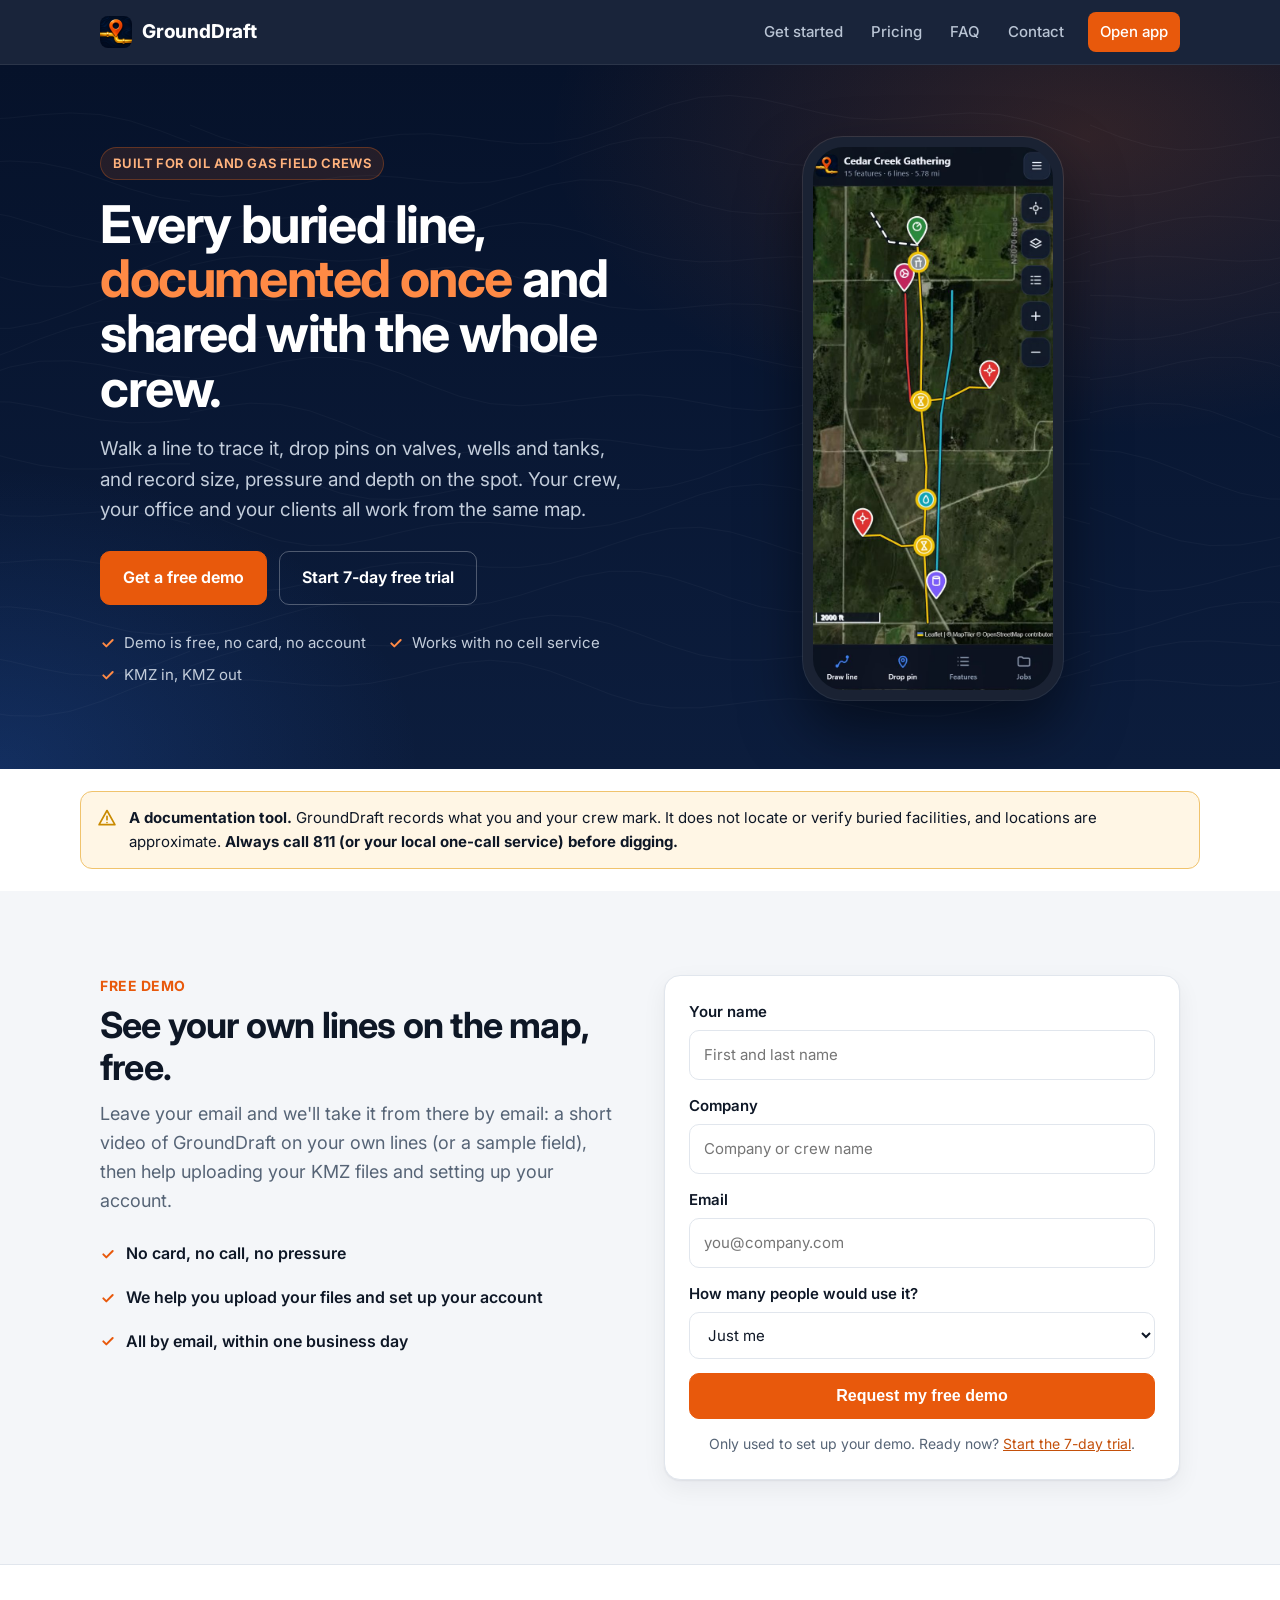
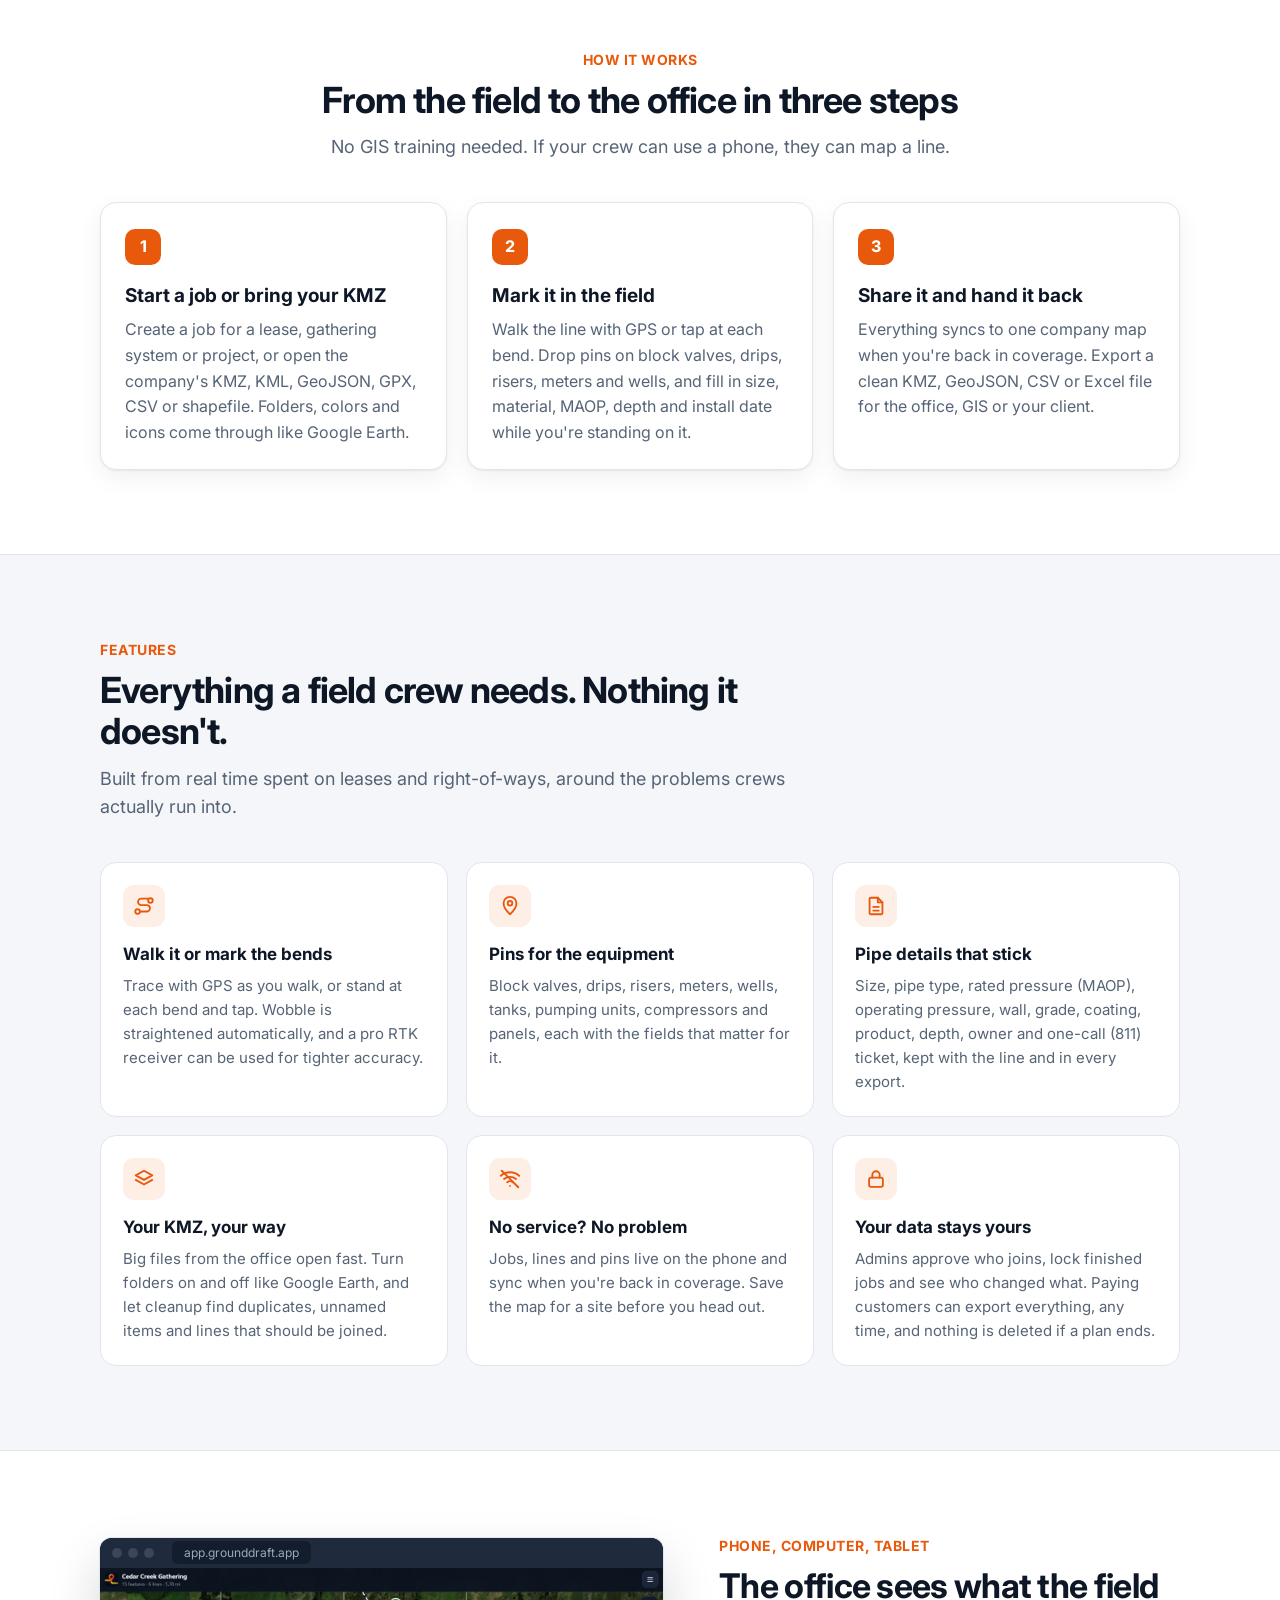
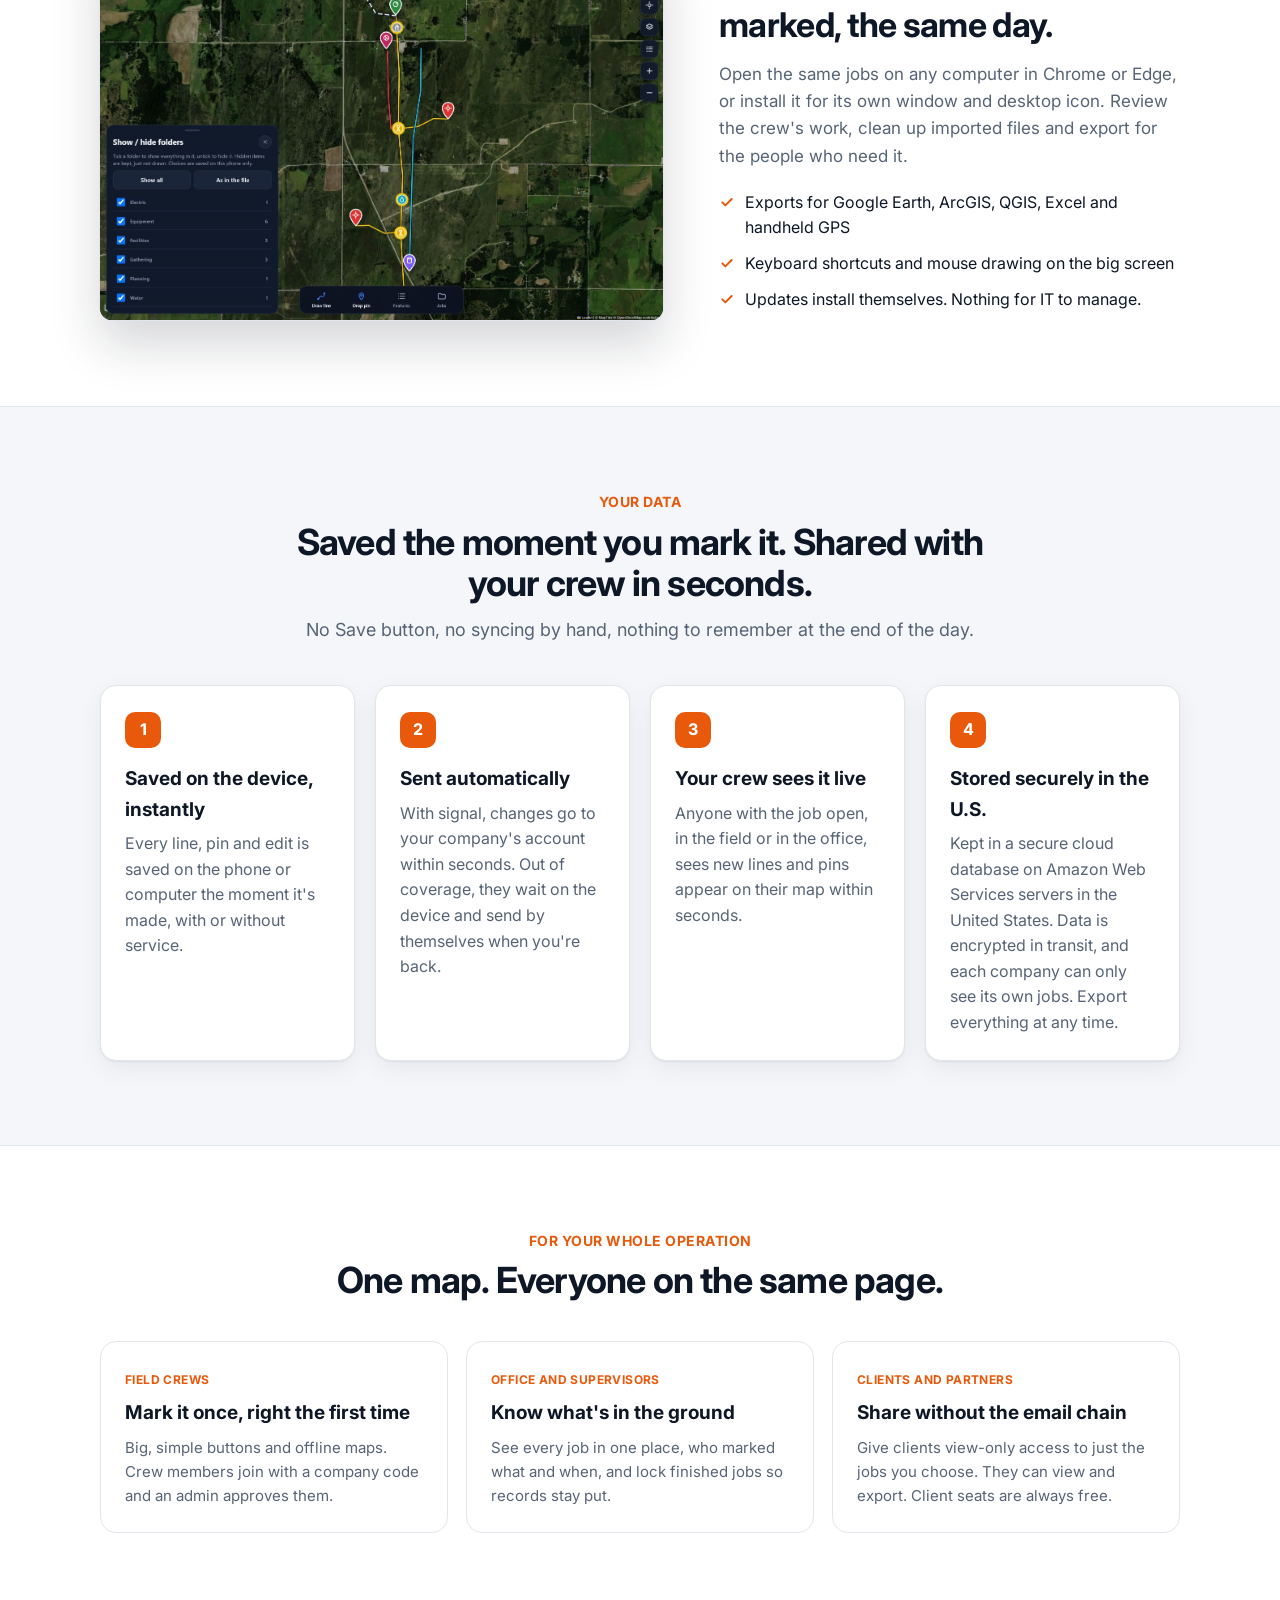
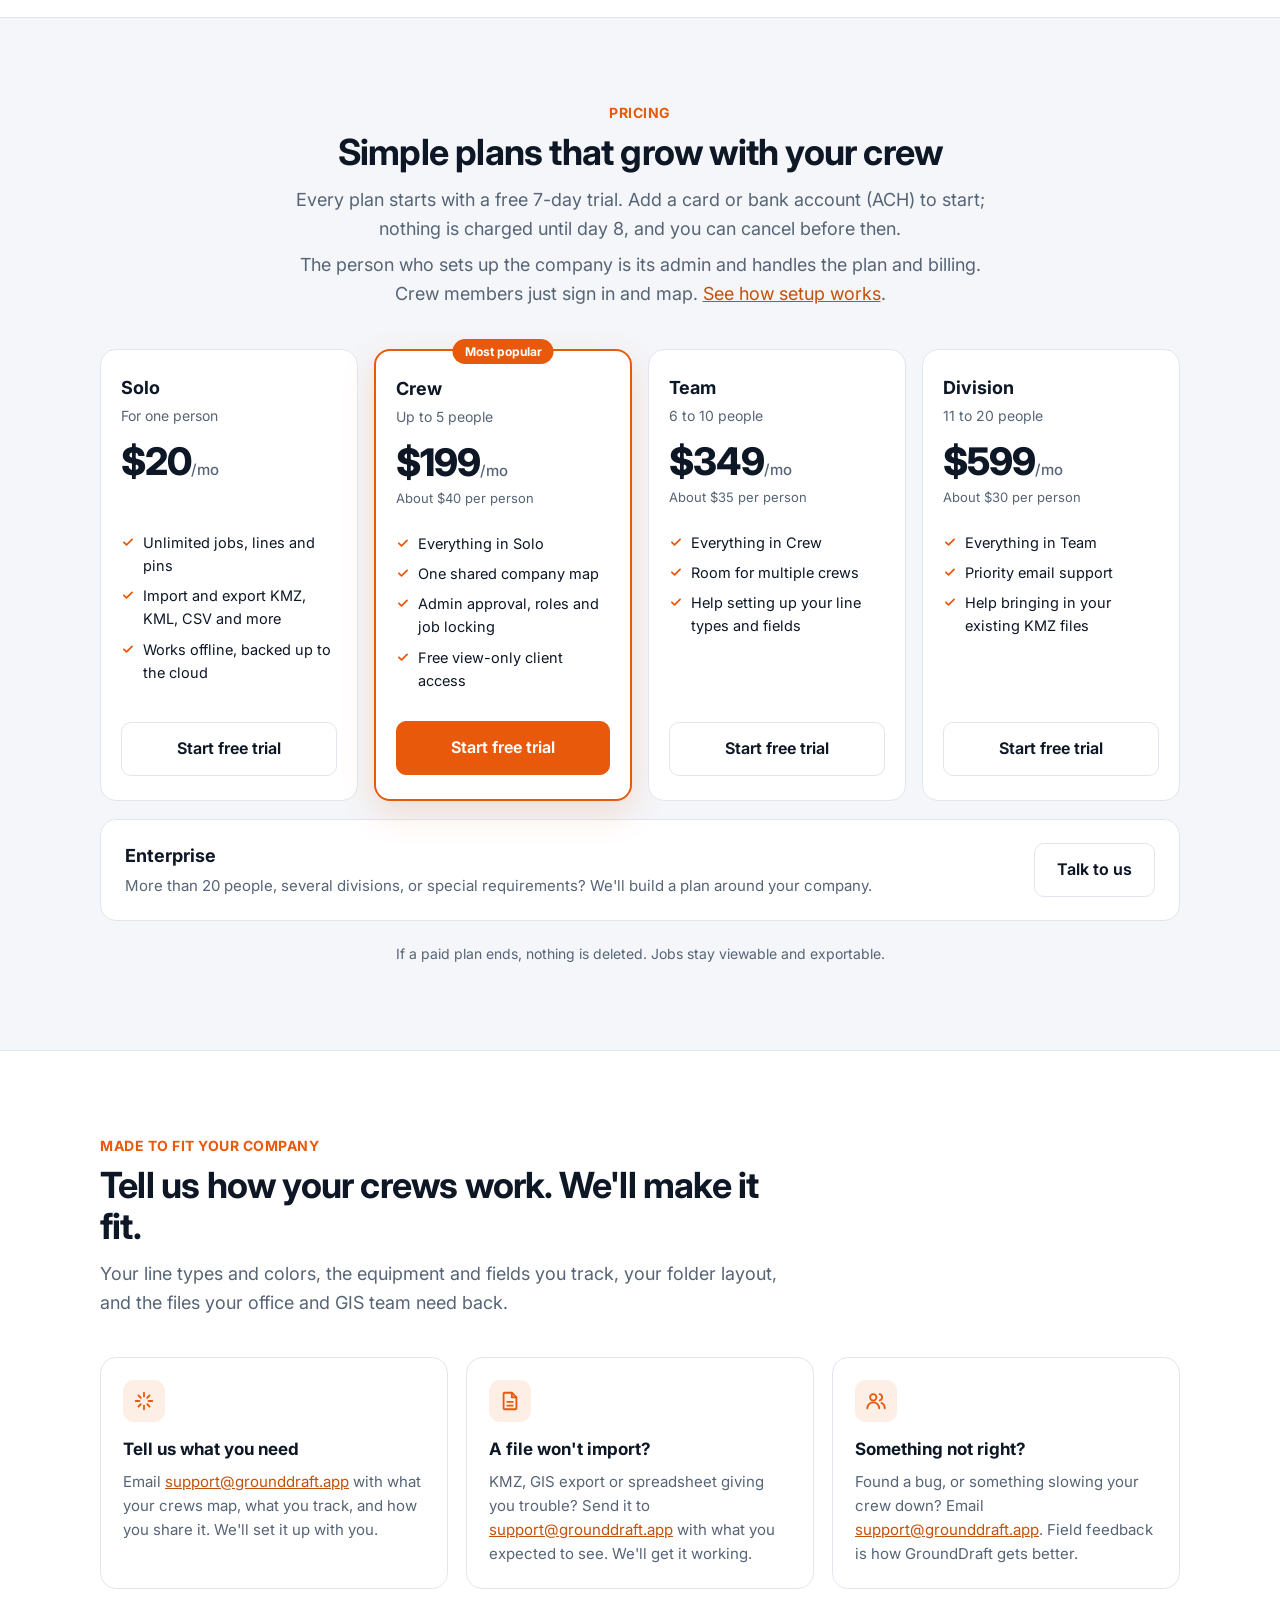
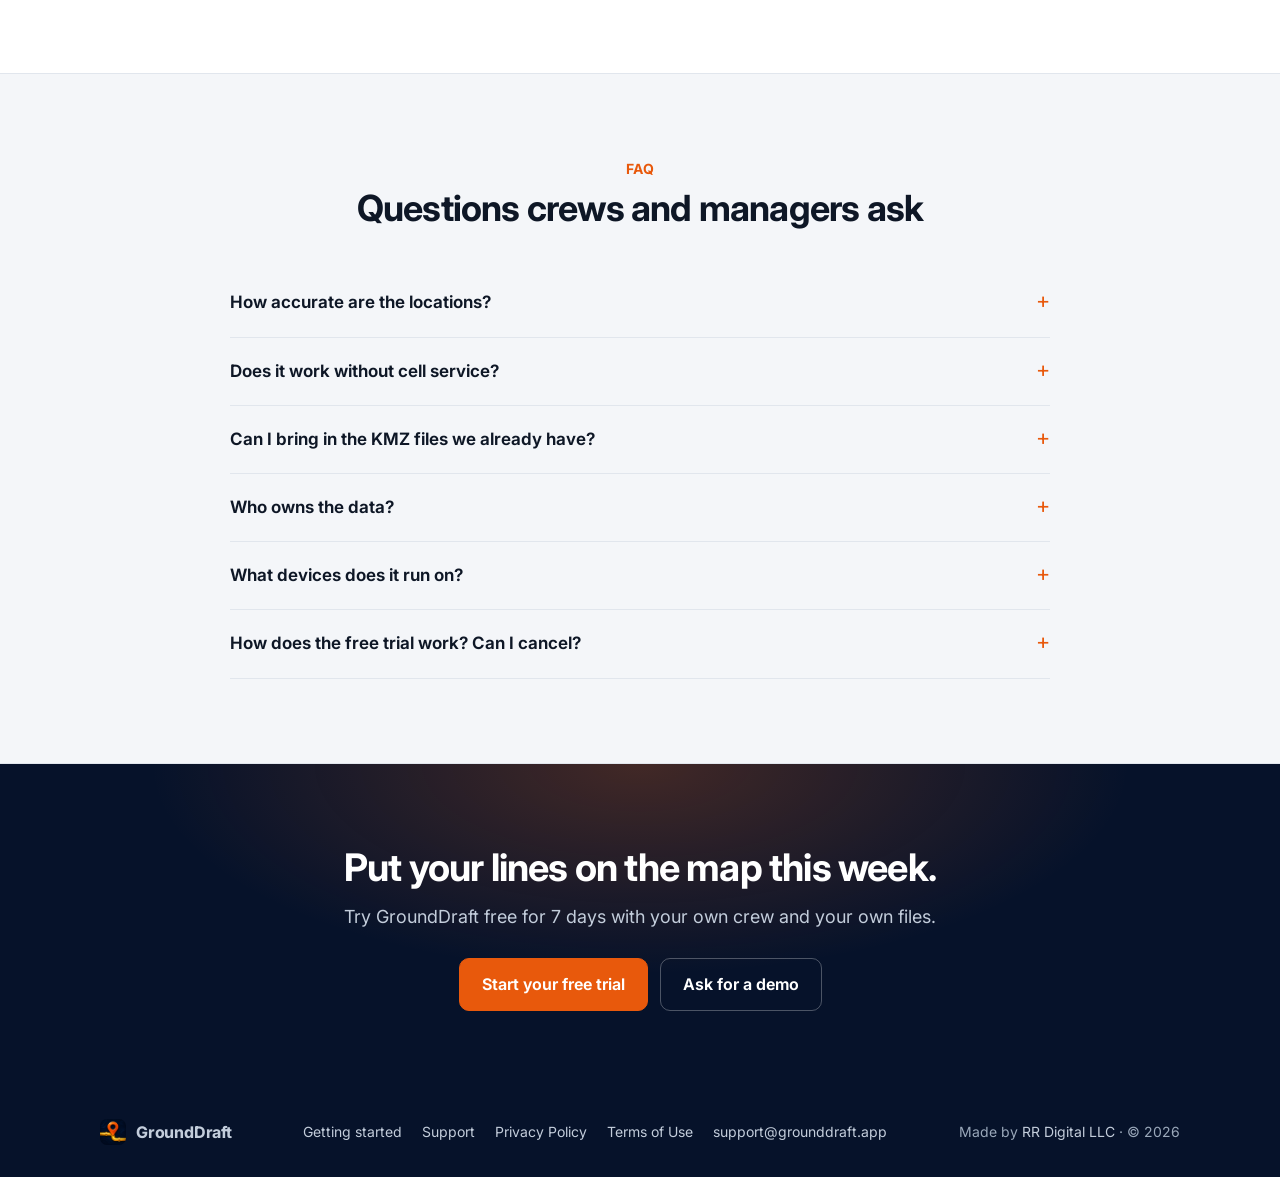
<file: index.html>
<!doctype html>
<html lang="en">
<head>
<meta charset="utf-8">
<meta name="viewport" content="width=device-width,initial-scale=1">
<title>GroundDraft · Buried line and equipment mapping for field crews</title>
<meta name="description" content="GroundDraft: document buried lines and equipment from your phone. Trace lines, drop pins, share one map with your crew and the office, and export clean KMZ files. Works with no service.">
<meta name="theme-color" content="#06122a">
<meta property="og:title" content="GroundDraft">
<meta property="og:description" content="Document buried lines and equipment from your phone. One map for the crew, the office and your clients.">
<meta property="og:image" content="https://grounddraft.app/img/icon-512.png">
<meta property="og:url" content="https://grounddraft.app/">
<link rel="icon" href="img/icon.png" type="image/png">
<link rel="apple-touch-icon" href="img/apple-touch-icon.png">
<link rel="preconnect" href="https://fonts.googleapis.com">
<link rel="preconnect" href="https://fonts.gstatic.com" crossorigin>
<link href="https://fonts.googleapis.com/css2?family=Inter:wght@400;500;600;700;800&display=swap" rel="stylesheet">
<link rel="stylesheet" href="style.css">
</head>
<body>
<svg width="0" height="0" style="position:absolute" aria-hidden="true">
  <symbol id="i-check" viewBox="0 0 24 24" fill="none" stroke="currentColor" stroke-width="3" stroke-linecap="round" stroke-linejoin="round"><path d="M5 12.5l4.5 4.5L19 7.5"/></symbol>
  <symbol id="i-warn" viewBox="0 0 24 24" fill="none" stroke="currentColor" stroke-width="2" stroke-linecap="round" stroke-linejoin="round"><path d="M12 3l9.5 17h-19z"/><path d="M12 10v4M12 17.5v.01"/></symbol>
  <symbol id="i-route" viewBox="0 0 24 24" fill="none" stroke="currentColor" stroke-width="2" stroke-linecap="round" stroke-linejoin="round"><circle cx="5" cy="18" r="2.5"/><circle cx="19" cy="6" r="2.5"/><path d="M7.5 18H15a3.5 3.5 0 000-7H9a3.5 3.5 0 010-7h7.5"/></symbol>
  <symbol id="i-pin" viewBox="0 0 24 24" fill="none" stroke="currentColor" stroke-width="2" stroke-linecap="round" stroke-linejoin="round"><path d="M12 21s-7-6.3-7-12a7 7 0 0114 0c0 5.7-7 12-7 12z"/><circle cx="12" cy="9" r="2.5"/></symbol>
  <symbol id="i-file" viewBox="0 0 24 24" fill="none" stroke="currentColor" stroke-width="2" stroke-linecap="round" stroke-linejoin="round"><path d="M14 3H6a1 1 0 00-1 1v16a1 1 0 001 1h12a1 1 0 001-1V8z"/><path d="M14 3v5h5M9 13h6M9 17h6"/></symbol>
  <symbol id="i-users" viewBox="0 0 24 24" fill="none" stroke="currentColor" stroke-width="2" stroke-linecap="round" stroke-linejoin="round"><circle cx="9" cy="8" r="3.5"/><path d="M2.5 20a6.5 6.5 0 0113 0"/><path d="M16 4.6a3.5 3.5 0 010 6.8M18 14a6.5 6.5 0 013.5 6"/></symbol>
  <symbol id="i-offline" viewBox="0 0 24 24" fill="none" stroke="currentColor" stroke-width="2" stroke-linecap="round" stroke-linejoin="round"><path d="M2 8.5a15 15 0 0120 0M5.5 12a10 10 0 0113 0M9 15.5a5 5 0 016 0"/><path d="M12 19.5v.01M3 3l18 18"/></symbol>
  <symbol id="i-desk" viewBox="0 0 24 24" fill="none" stroke="currentColor" stroke-width="2" stroke-linecap="round" stroke-linejoin="round"><rect x="3" y="4" width="18" height="12" rx="1.5"/><path d="M8 20h8M12 16v4"/></symbol>
  <symbol id="i-sparkle" viewBox="0 0 24 24" fill="none" stroke="currentColor" stroke-width="2" stroke-linecap="round" stroke-linejoin="round"><path d="M12 3v4M12 17v4M3 12h4M17 12h4M6 6l2.5 2.5M15.5 15.5L18 18M6 18l2.5-2.5M15.5 8.5L18 6"/></symbol>
  <symbol id="i-layers" viewBox="0 0 24 24" fill="none" stroke="currentColor" stroke-width="2" stroke-linecap="round" stroke-linejoin="round"><path d="M12 3l9 5-9 5-9-5z"/><path d="M3 13l9 5 9-5"/></symbol>
  <symbol id="i-lock" viewBox="0 0 24 24" fill="none" stroke="currentColor" stroke-width="2" stroke-linecap="round" stroke-linejoin="round"><rect x="4.5" y="10.5" width="15" height="10" rx="2"/><path d="M8 10.5V7.5a4 4 0 018 0v3"/></symbol>
</svg>

<header class="site"><div class="wrap">
  <a class="brand" href="index.html"><img src="img/icon.png" alt="" width="32" height="32"><span>GroundDraft</span></a>
  <nav>
    <a class="nav-hide" href="start.html">Get started</a>
    <a class="nav-hide" href="#pricing">Pricing</a>
    <a class="nav-hide" href="#faq">FAQ</a>
    <a class="nav-hide" href="#contact">Contact</a>
    <a class="nav-cta" data-cta="top bar" href="https://app.grounddraft.app/">Open app</a>
  </nav>
</div></header>

<section class="hero-band">
  <div class="wrap hero-grid">
    <div>
      <span class="eyebrow">Built for oil and gas field crews</span>
      <h1>Every buried line, <em>documented once</em> and shared with the whole crew.</h1>
      <p class="lead">Walk a line to trace it, drop pins on valves, wells and tanks, and record size, pressure and
        depth on the spot. Your crew, your office and your clients all work from the same map.</p>
      <div class="cta">
        <a class="button primary" href="#demo">Get a free demo</a>
        <a class="button ghost" data-cta="top of page" href="https://app.grounddraft.app/">Start 7-day free trial</a>
      </div>
      <ul class="hero-points">
        <li><svg width="16" height="16"><use href="#i-check"/></svg>Demo is free, no card, no account</li>
        <li><svg width="16" height="16"><use href="#i-check"/></svg>Works with no cell service</li>
        <li><svg width="16" height="16"><use href="#i-check"/></svg>KMZ in, KMZ out</li>
      </ul>
    </div>
    <div class="hero-art" aria-hidden="true">
      <div class="phone back"><img src="img/shot-details.jpg" alt="" width="632" height="1368"></div>
      <div class="phone front"><img src="img/shot-map.jpg" alt="" width="632" height="1368"></div>
    </div>
  </div>
</section>

<div class="wrap safety-row">
  <div class="safety"><svg width="20" height="20"><use href="#i-warn"/></svg>
    <div><b>A documentation tool.</b> GroundDraft records what you and your crew mark. It does not locate or verify
    buried facilities, and locations are approximate. <b>Always call 811 (or your local one-call service) before digging.</b></div></div>
</div>

<section class="block demo-band" id="demo">
  <div class="wrap demo-grid">
    <div class="section-head">
      <p class="kicker">Free demo</p>
      <h2>See your own lines on the map, free.</h2>
      <p>Leave your email and we'll take it from there by email: a short video of GroundDraft on your own lines (or a sample field), then help uploading your KMZ files and setting up your account.</p>
      <ul class="demo-points">
        <li><svg width="16" height="16"><use href="#i-check"/></svg>No card, no call, no pressure</li>
        <li><svg width="16" height="16"><use href="#i-check"/></svg>We help you upload your files and set up your account</li>
        <li><svg width="16" height="16"><use href="#i-check"/></svg>All by email, within one business day</li>
      </ul>
    </div>
    <form class="demo-form" id="demo-form">
      <label>Your name<input name="name" autocomplete="name" placeholder="First and last name" maxlength="80"></label>
      <label>Company<input name="company" autocomplete="organization" placeholder="Company or crew name" maxlength="80"></label>
      <label>Email<input name="email" type="email" autocomplete="email" inputmode="email" placeholder="you@company.com" maxlength="120" required></label>
      <label>How many people would use it?
        <select name="size"><option>Just me</option><option>2 to 5</option><option>6 to 15</option><option>16 or more</option></select></label>
      <label class="demo-hp" aria-hidden="true">Website<input name="website" tabindex="-1" autocomplete="off"></label>
      <button class="button primary block" type="submit">Request my free demo</button>
      <p class="demo-msg" role="status"></p>
      <p class="demo-fine">Only used to set up your demo. Ready now? <a data-cta="demo form" href="https://app.grounddraft.app/">Start the 7-day trial</a>.</p>
    </form>
  </div>
</section>

<section class="block" id="how">
  <div class="wrap">
    <div class="section-head center">
      <p class="kicker">How it works</p>
      <h2>From the field to the office in three steps</h2>
      <p>No GIS training needed. If your crew can use a phone, they can map a line.</p>
    </div>
    <div class="steps">
      <div class="step"><h3>Start a job or bring your KMZ</h3>
        <p>Create a job for a lease, gathering system or project, or open the company's KMZ, KML, GeoJSON, GPX,
        CSV or shapefile. Folders, colors and icons come through like Google Earth.</p></div>
      <div class="step"><h3>Mark it in the field</h3>
        <p>Walk the line with GPS or tap at each bend. Drop pins on block valves, drips, risers, meters and wells,
        and fill in size, material, MAOP, depth and install date while you're standing on it.</p></div>
      <div class="step"><h3>Share it and hand it back</h3>
        <p>Everything syncs to one company map when you're back in coverage. Export a clean KMZ, GeoJSON, CSV or
        Excel file for the office, GIS or your client.</p></div>
    </div>
  </div>
</section>

<section class="block alt" id="features">
  <div class="wrap">
    <div class="section-head">
      <p class="kicker">Features</p>
      <h2>Everything a field crew needs. Nothing it doesn't.</h2>
      <p>Built from real time spent on leases and right-of-ways, around the problems crews actually run into.</p>
    </div>
    <div class="features">
      <div class="feature"><div class="ic"><svg width="22" height="22"><use href="#i-route"/></svg></div>
        <h3>Walk it or mark the bends</h3><p>Trace with GPS as you walk, or stand at each bend and tap. Wobble is
        straightened automatically, and a pro RTK receiver can be used for tighter accuracy.</p></div>
      <div class="feature"><div class="ic"><svg width="22" height="22"><use href="#i-pin"/></svg></div>
        <h3>Pins for the equipment</h3><p>Block valves, drips, risers, meters, wells, tanks, pumping units,
        compressors and panels, each with the fields that matter for it.</p></div>
      <div class="feature"><div class="ic"><svg width="22" height="22"><use href="#i-file"/></svg></div>
        <h3>Pipe details that stick</h3><p>Size, pipe type, rated pressure (MAOP), operating pressure, wall,
        grade, coating, product, depth, owner and one-call (811) ticket, kept with the line and in every export.</p></div>
      <div class="feature"><div class="ic"><svg width="22" height="22"><use href="#i-layers"/></svg></div>
        <h3>Your KMZ, your way</h3><p>Big files from the office open fast. Turn folders on and off like Google
        Earth, and let cleanup find duplicates, unnamed items and lines that should be joined.</p></div>
      <div class="feature"><div class="ic"><svg width="22" height="22"><use href="#i-offline"/></svg></div>
        <h3>No service? No problem</h3><p>Jobs, lines and pins live on the phone and sync when you're back in
        coverage. Save the map for a site before you head out.</p></div>
      <div class="feature"><div class="ic"><svg width="22" height="22"><use href="#i-lock"/></svg></div>
        <h3>Your data stays yours</h3><p>Admins approve who joins, lock finished jobs and see who changed what.
        Paying customers can export everything, any time, and nothing is deleted if a plan ends.</p></div>
    </div>
  </div>
</section>

<section class="block">
  <div class="wrap split flip">
    <div class="browser">
      <div class="bar"><i></i><i></i><i></i><span>app.grounddraft.app</span></div>
      <img src="img/shot-desktop.jpg" alt="GroundDraft on a computer, showing a gathering system map with folders turned on and off" width="1389" height="868" loading="lazy">
    </div>
    <div class="copy">
      <p class="kicker">Phone, computer, tablet</p>
      <h2>The office sees what the field marked, the same day.</h2>
      <p>Open the same jobs on any computer in Chrome or Edge, or install it for its own window and desktop icon.
        Review the crew's work, clean up imported files and export for the people who need it.</p>
      <ul class="checks">
        <li><svg width="16" height="16"><use href="#i-check"/></svg>Exports for Google Earth, ArcGIS, QGIS, Excel and handheld GPS</li>
        <li><svg width="16" height="16"><use href="#i-check"/></svg>Keyboard shortcuts and mouse drawing on the big screen</li>
        <li><svg width="16" height="16"><use href="#i-check"/></svg>Updates install themselves. Nothing for IT to manage.</li>
      </ul>
    </div>
  </div>
</section>

<section class="block alt" id="data">
  <div class="wrap">
    <div class="section-head center">
      <p class="kicker">Your data</p>
      <h2>Saved the moment you mark it. Shared with your crew in seconds.</h2>
      <p>No Save button, no syncing by hand, nothing to remember at the end of the day.</p>
    </div>
    <div class="steps data-steps">
      <div class="step"><h3>Saved on the device, instantly</h3>
        <p>Every line, pin and edit is saved on the phone or computer the moment it's made, with or without service.</p></div>
      <div class="step"><h3>Sent automatically</h3>
        <p>With signal, changes go to your company's account within seconds. Out of coverage, they wait on the device
        and send by themselves when you're back.</p></div>
      <div class="step"><h3>Your crew sees it live</h3>
        <p>Anyone with the job open, in the field or in the office, sees new lines and pins appear on their map within
        seconds.</p></div>
      <div class="step"><h3>Stored securely in the U.S.</h3>
        <p>Kept in a secure cloud database on Amazon Web Services servers in the United States. Data is encrypted in
        transit, and each company can only see its own jobs. Export everything at any time.</p></div>
    </div>
  </div>
</section>

<section class="block">
  <div class="wrap">
    <div class="section-head center">
      <p class="kicker">For your whole operation</p>
      <h2>One map. Everyone on the same page.</h2>
    </div>
    <div class="roles">
      <div class="role"><span class="tag">Field crews</span><h3>Mark it once, right the first time</h3>
        <p>Big, simple buttons and offline maps. Crew members join with a company code and an
        admin approves them.</p></div>
      <div class="role"><span class="tag">Office and supervisors</span><h3>Know what's in the ground</h3>
        <p>See every job in one place, who marked what and when, and lock finished jobs so records stay put.</p></div>
      <div class="role"><span class="tag">Clients and partners</span><h3>Share without the email chain</h3>
        <p>Give clients view-only access to just the jobs you choose. They can view and export. Client seats are
        always free.</p></div>
    </div>
  </div>
</section>

<section class="block alt" id="pricing">
  <div class="wrap">
    <div class="section-head center">
      <p class="kicker">Pricing</p>
      <h2>Simple plans that grow with your crew</h2>
      <p>Every plan starts with a free 7-day trial. Add a card or bank account (ACH) to start; nothing is charged until day 8, and you can cancel before then.</p>
      <p style="margin-top:8px">The person who sets up the company is its admin and handles the plan and billing. Crew members just sign in and map. <a href="start.html">See how setup works</a>.</p>
    </div>
    <div class="plans">
      <div class="plan"><h3>Solo</h3><p class="who">For one person</p>
        <p class="price">$20<span>/mo</span></p><p class="per">&nbsp;</p>
        <ul>
          <li><svg width="14" height="14"><use href="#i-check"/></svg>Unlimited jobs, lines and pins</li>
          <li><svg width="14" height="14"><use href="#i-check"/></svg>Import and export KMZ, KML, CSV and more</li>
          <li><svg width="14" height="14"><use href="#i-check"/></svg>Works offline, backed up to the cloud</li>
        </ul>
        <a class="button block" data-cta="Solo plan" href="https://app.grounddraft.app/">Start free trial</a></div>
      <div class="plan popular"><span class="badge">Most popular</span><h3>Crew</h3><p class="who">Up to 5 people</p>
        <p class="price">$199<span>/mo</span></p><p class="per">About $40 per person</p>
        <ul>
          <li><svg width="14" height="14"><use href="#i-check"/></svg>Everything in Solo</li>
          <li><svg width="14" height="14"><use href="#i-check"/></svg>One shared company map</li>
          <li><svg width="14" height="14"><use href="#i-check"/></svg>Admin approval, roles and job locking</li>
          <li><svg width="14" height="14"><use href="#i-check"/></svg>Free view-only client access</li>
        </ul>
        <a class="button primary block" data-cta="Crew plan" href="https://app.grounddraft.app/">Start free trial</a></div>
      <div class="plan"><h3>Team</h3><p class="who">6 to 10 people</p>
        <p class="price">$349<span>/mo</span></p><p class="per">About $35 per person</p>
        <ul>
          <li><svg width="14" height="14"><use href="#i-check"/></svg>Everything in Crew</li>
          <li><svg width="14" height="14"><use href="#i-check"/></svg>Room for multiple crews</li>
          <li><svg width="14" height="14"><use href="#i-check"/></svg>Help setting up your line types and fields</li>
        </ul>
        <a class="button block" data-cta="Team plan" href="https://app.grounddraft.app/">Start free trial</a></div>
      <div class="plan"><h3>Division</h3><p class="who">11 to 20 people</p>
        <p class="price">$599<span>/mo</span></p><p class="per">About $30 per person</p>
        <ul>
          <li><svg width="14" height="14"><use href="#i-check"/></svg>Everything in Team</li>
          <li><svg width="14" height="14"><use href="#i-check"/></svg>Priority email support</li>
          <li><svg width="14" height="14"><use href="#i-check"/></svg>Help bringing in your existing KMZ files</li>
        </ul>
        <a class="button block" data-cta="Division plan" href="https://app.grounddraft.app/">Start free trial</a></div>
    </div>
    <div class="enterprise">
      <div><h3>Enterprise</h3><p>More than 20 people, several divisions, or special requirements? We'll build a plan around your company.</p></div>
      <a class="button" href="mailto:support@grounddraft.app?subject=GroundDraft%20Enterprise">Talk to us</a>
    </div>
    <p class="fine">If a paid plan ends, nothing is deleted. Jobs stay viewable and exportable.</p>
  </div>
</section>

<section class="block" id="contact">
  <div class="wrap">
    <div class="section-head">
      <p class="kicker">Made to fit your company</p>
      <h2>Tell us how your crews work. We'll make it fit.</h2>
      <p>Your line types and colors, the equipment and fields you track, your folder layout, and the files your
        office and GIS team need back.</p>
    </div>
    <div class="features">
      <div class="feature"><div class="ic"><svg width="22" height="22"><use href="#i-sparkle"/></svg></div>
        <h3>Tell us what you need</h3><p>Email <a href="mailto:support@grounddraft.app?subject=GroundDraft%20for%20our%20company">support@grounddraft.app</a>
        with what your crews map, what you track, and how you share it. We'll set it up with you.</p></div>
      <div class="feature"><div class="ic"><svg width="22" height="22"><use href="#i-file"/></svg></div>
        <h3>A file won't import?</h3><p>KMZ, GIS export or spreadsheet giving you trouble? Send it to
        <a href="mailto:support@grounddraft.app?subject=File%20won%27t%20import">support@grounddraft.app</a>
        with what you expected to see. We'll get it working.</p></div>
      <div class="feature"><div class="ic"><svg width="22" height="22"><use href="#i-users"/></svg></div>
        <h3>Something not right?</h3><p>Found a bug, or something slowing your crew down? Email
        <a href="mailto:support@grounddraft.app?subject=GroundDraft%20feedback">support@grounddraft.app</a>.
        Field feedback is how GroundDraft gets better.</p></div>
    </div>
  </div>
</section>

<section class="block alt" id="faq">
  <div class="wrap">
    <div class="section-head center">
      <p class="kicker">FAQ</p>
      <h2>Questions crews and managers ask</h2>
    </div>
    <div class="faq">
      <details><summary>How accurate are the locations?</summary>
        <p>Phone GPS is usually within about 10 to 16 feet in open sky, and less accurate near buildings, trees or
        equipment. A professional RTK receiver can get within inches when it's set up correctly. Every point keeps
        its accuracy reading, so you always know how good a mark is. GroundDraft is a documentation tool: it does not
        locate or verify buried facilities, and you should always call 811 (or your local one-call service) before digging.</p></details>
      <details><summary>Does it work without cell service?</summary>
        <p>Yes. Jobs, lines and pins are saved on the device and sync when you're back in coverage. Save the map
        for an area before you head out and the background imagery is there too.</p></details>
      <details><summary>Can I bring in the KMZ files we already have?</summary>
        <p>Yes. GroundDraft opens KMZ, KML, GeoJSON, GPX, CSV and shapefiles, keeps their folders, colors, icons
        and names, and exports back to the same formats. If a file gives you trouble, email it to us and we'll get
        it working.</p></details>
      <details><summary>Who owns the data?</summary>
        <p>You and your company do. Paying customers can export every job at any time. We don't sell your data,
        and if a paid plan ends nothing is deleted: jobs stay viewable and exportable. See the <a href="privacy.html">Privacy Policy</a>.</p></details>
      <details><summary>What devices does it run on?</summary>
        <p>iPhone (App Store version coming soon), plus any computer, tablet or Android phone through
        <a href="https://app.grounddraft.app/">app.grounddraft.app</a>, which you can install for its own icon
        and window.</p></details>
      <details><summary>How does the free trial work? Can I cancel?</summary>
        <p>Sign up, pick a plan, and add a card or bank account (or use your Apple ID on iPhone) to get 7 days free.
        <b>Nothing is charged until your trial ends, and you can cancel before then.</b> During the trial you can import, map, view,
        export and share with your crew. After that you're charged automatically
        each month, and a receipt with the invoice is emailed after every payment. Plans are month to month, so you can
        cancel at any time. Clients you share jobs with never need a plan.</p></details>
    </div>
  </div>
</section>

<section class="final">
  <div class="wrap">
    <h2>Put your lines on the map this week.</h2>
    <p>Try GroundDraft free for 7 days with your own crew and your own files.</p>
    <div class="cta">
      <a class="button primary" data-cta="bottom of page" href="https://app.grounddraft.app/">Start your free trial</a>
      <a class="button ghost" href="mailto:support@grounddraft.app?subject=GroundDraft%20demo">Ask for a demo</a>
    </div>
  </div>
</section>

<footer class="site"><div class="wrap">
  <a class="brand" href="index.html"><img src="img/icon.png" alt="" width="26" height="26"><span>GroundDraft</span></a>
  <div class="links">
    <a href="start.html">Getting started</a><a href="support.html">Support</a><a href="privacy.html">Privacy Policy</a><a href="terms.html">Terms of Use</a>
    <a href="mailto:support@grounddraft.app">support@grounddraft.app</a>
  </div>
  <div>Made by <a href="https://rrdigital.app/">RR Digital LLC</a> · © 2026</div>
</div></footer>
<!-- Counts taps on the trial buttons, with no cookies and nothing about who tapped -->
<script>
document.addEventListener('click', function (e) {
  var a = e.target.closest && e.target.closest('a[data-cta]');
  if (!a || !navigator.sendBeacon) return;
  var source = new URLSearchParams(location.search).get('utm_source') || '';
  navigator.sendBeacon('https://wbzfvgzzdwdvgbkfggzn.supabase.co/functions/v1/account-events',
    JSON.stringify({ action: 'click', where: a.dataset.cta, source: source }));
});
</script>
<!-- Demo request: sends the form to support@grounddraft.app -->
<script>
(function () {
  var f = document.getElementById('demo-form');
  if (!f) return;
  var msg = f.querySelector('.demo-msg'), btn = f.querySelector('button');
  f.addEventListener('submit', function (e) {
    e.preventDefault();
    var d = Object.fromEntries(new FormData(f));
    d.action = 'demo';
    d.source = new URLSearchParams(location.search).get('utm_source') || '';
    btn.disabled = true; btn.textContent = 'Sending...'; msg.textContent = ''; msg.className = 'demo-msg';
    fetch('https://wbzfvgzzdwdvgbkfggzn.supabase.co/functions/v1/account-events', {
      method: 'POST', headers: { 'Content-Type': 'application/json' }, body: JSON.stringify(d)
    }).then(function (r) { return r.json().then(function (j) { if (!r.ok) throw new Error(j.error || 'failed'); }); })
      .then(function () {
        f.innerHTML = '<div class="demo-done"><h3>Thanks, you’re on the list.</h3><p>We’ll email you within one business day. Have KMZ files? Reply with them and we’ll help you get set up. Check your spam folder for support@grounddraft.app.</p></div>';
      })
      .catch(function (err) {
        btn.disabled = false; btn.textContent = 'Request my free demo'; msg.className = 'demo-msg err';
        msg.innerHTML = (err.message && err.message !== 'failed' ? err.message : 'That didn’t go through.') +
          ' You can also email <a href="mailto:support@grounddraft.app?subject=GroundDraft%20demo">support@grounddraft.app</a>.';
      });
  });
})();
</script>
<!-- Cloudflare Web Analytics: counts visits without cookies --><script defer src='https://static.cloudflareinsights.com/beacon.min.js' data-cf-beacon='{"token": "ceca91ece9524c42bbc29e8f4c7ce8b6"}'></script>
</body>
</html>
</file>
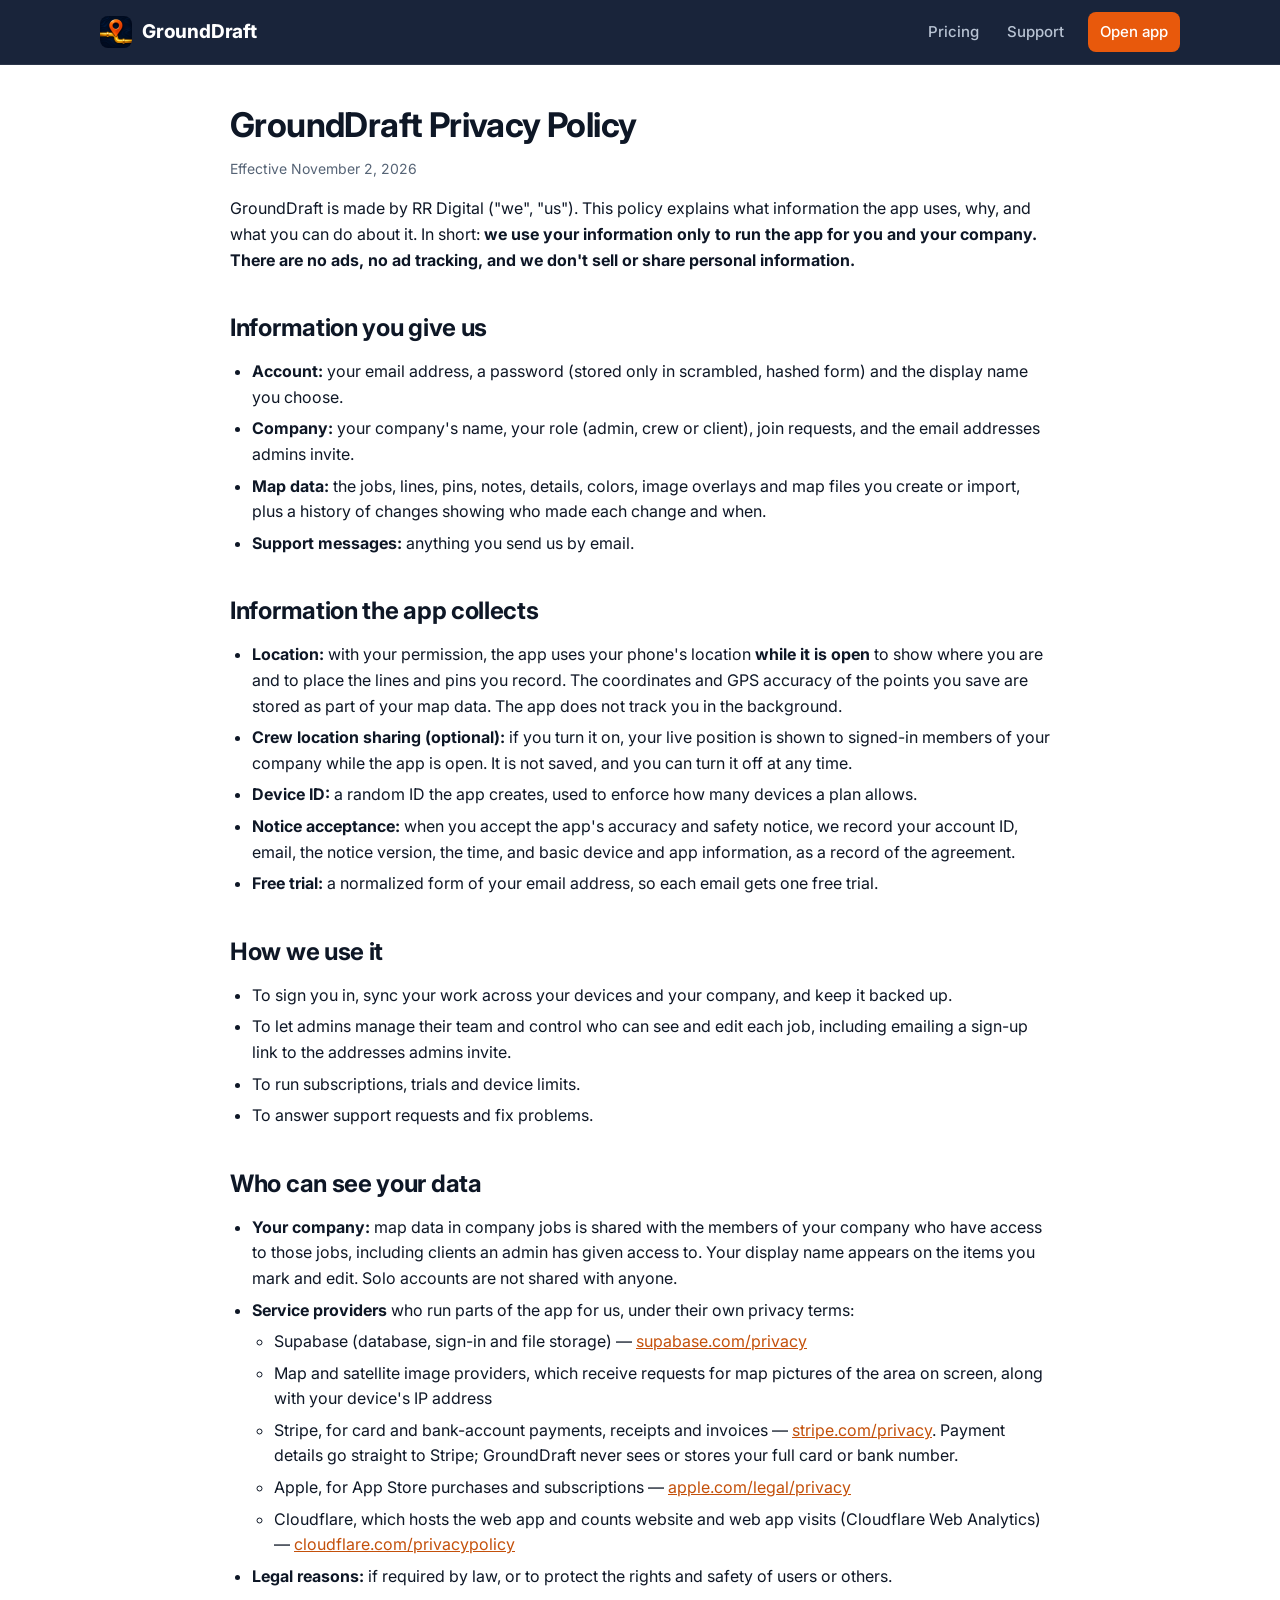
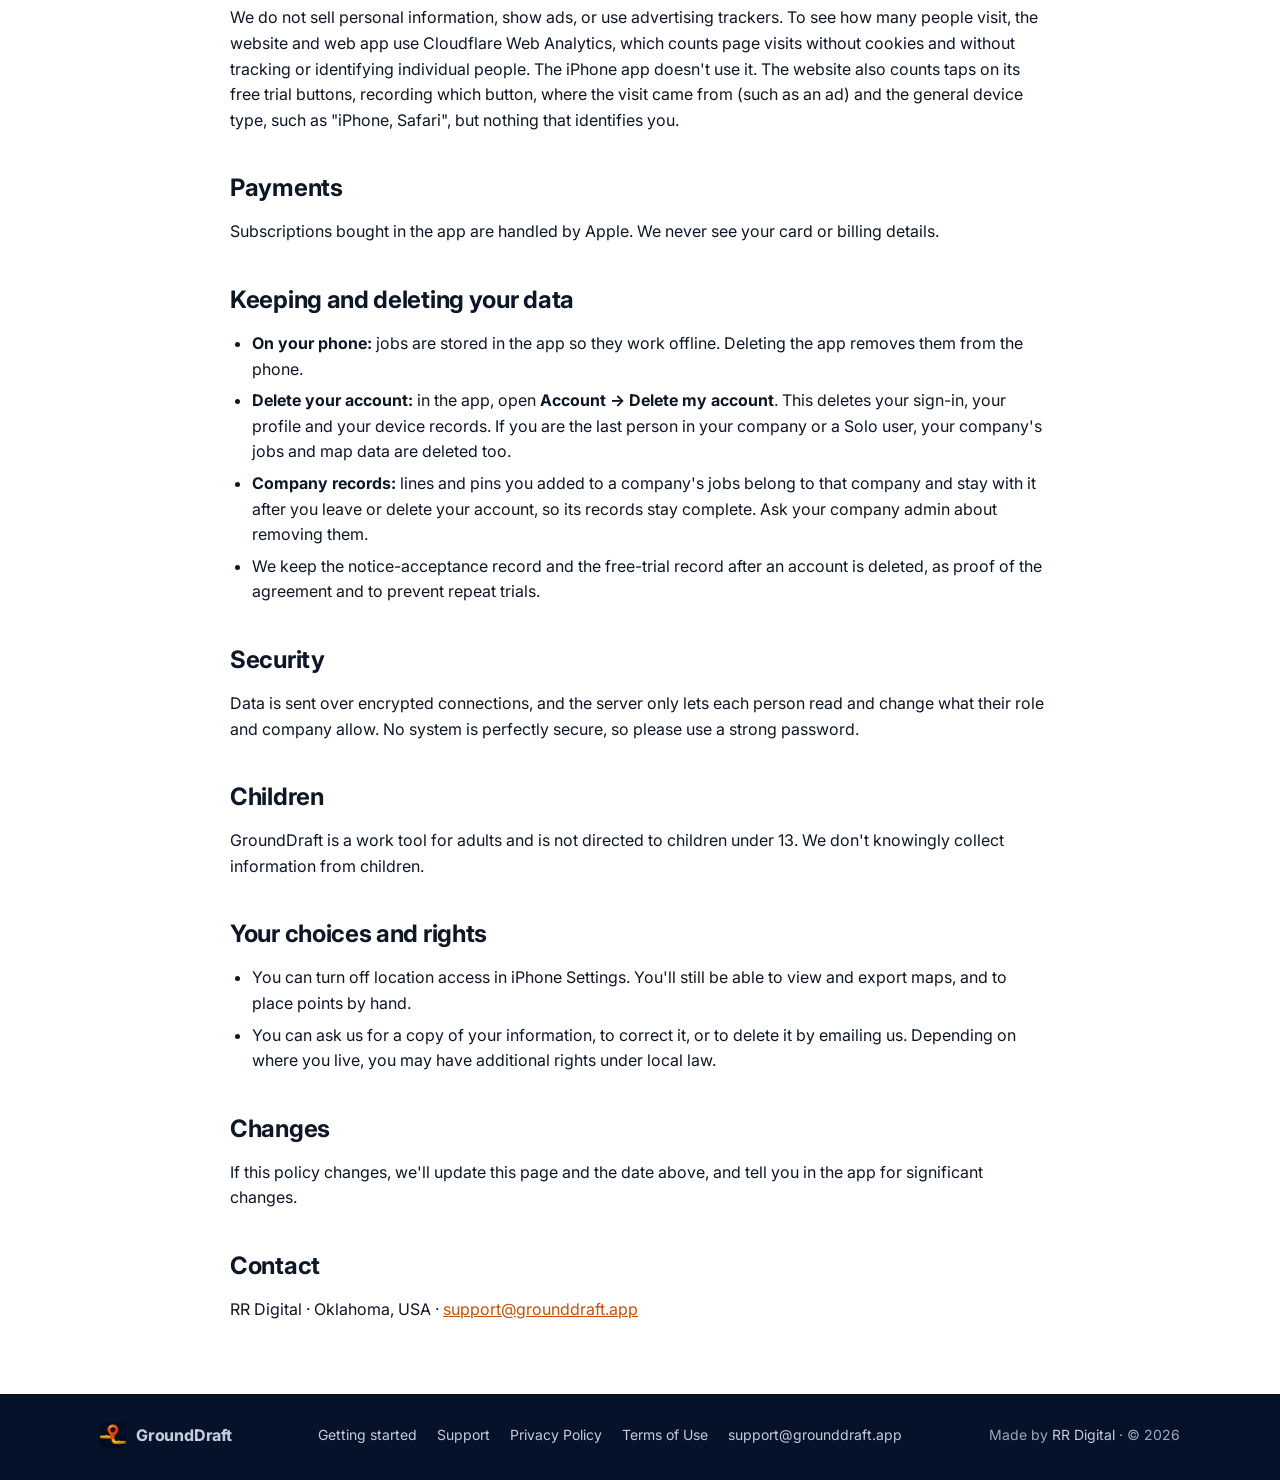
<file: privacy.html>
<!doctype html>
<html lang="en">
<head>
<meta charset="utf-8">
<meta name="theme-color" content="#06122a">
<meta name="viewport" content="width=device-width,initial-scale=1">
<title>GroundDraft Privacy Policy</title>
<link rel="icon" href="img/icon.png" type="image/png">
<link rel="apple-touch-icon" href="img/apple-touch-icon.png">
<link rel="preconnect" href="https://fonts.googleapis.com">
<link rel="preconnect" href="https://fonts.gstatic.com" crossorigin>
<link href="https://fonts.googleapis.com/css2?family=Inter:wght@400;500;600;700;800&display=swap" rel="stylesheet">
<link rel="stylesheet" href="style.css">
</head>
<body>
<header class="site"><div class="wrap">
  <a class="brand" href="index.html"><img src="img/icon.png" alt="" width="32" height="32"><span>GroundDraft</span></a>
  <nav>
    <a class="nav-hide" href="index.html#pricing">Pricing</a>
    <a class="nav-hide" href="support.html">Support</a>
    <a class="nav-cta" href="https://app.grounddraft.app/">Open app</a>
  </nav>
</div></header>

<main class="wrap narrow">
  <h1>GroundDraft Privacy Policy</h1>
  <p class="meta">Effective November 2, 2026</p>

  <p>GroundDraft is made by RR Digital ("we", "us"). This policy explains what information the app uses, why,
  and what you can do about it. In short: <b>we use your information only to run the app for you and your company.
  There are no ads, no ad tracking, and we don't sell or share personal information.</b></p>

  <h2>Information you give us</h2>
  <ul>
    <li><b>Account:</b> your email address, a password (stored only in scrambled, hashed form) and the display
      name you choose.</li>
    <li><b>Company:</b> your company's name, your role (admin, crew or client), join requests, and the email
      addresses admins invite.</li>
    <li><b>Map data:</b> the jobs, lines, pins, notes, details, colors, image overlays and map files you create or
      import, plus a history of changes showing who made each change and when.</li>
    <li><b>Support messages:</b> anything you send us by email.</li>
  </ul>

  <h2>Information the app collects</h2>
  <ul>
    <li><b>Location:</b> with your permission, the app uses your phone's location <b>while it is open</b> to show
      where you are and to place the lines and pins you record. The coordinates and GPS accuracy of the points you
      save are stored as part of your map data. The app does not track you in the background.</li>
    <li><b>Crew location sharing (optional):</b> if you turn it on, your live position is shown to signed-in
      members of your company while the app is open. It is not saved, and you can turn it off at any time.</li>
    <li><b>Device ID:</b> a random ID the app creates, used to enforce how many devices a plan allows.</li>
    <li><b>Notice acceptance:</b> when you accept the app's accuracy and safety notice, we record your account ID,
      email, the notice version, the time, and basic device and app information, as a record of the agreement.</li>
    <li><b>Free trial:</b> a normalized form of your email address, so each email gets one free trial.</li>
  </ul>

  <h2>How we use it</h2>
  <ul>
    <li>To sign you in, sync your work across your devices and your company, and keep it backed up.</li>
    <li>To let admins manage their team and control who can see and edit each job, including emailing a sign-up
      link to the addresses admins invite.</li>
    <li>To run subscriptions, trials and device limits.</li>
    <li>To answer support requests and fix problems.</li>
  </ul>

  <h2>Who can see your data</h2>
  <ul>
    <li><b>Your company:</b> map data in company jobs is shared with the members of your company who have access to
      those jobs, including clients an admin has given access to. Your display name appears on the items you
      mark and edit. Solo accounts are not shared with anyone.</li>
    <li><b>Service providers</b> who run parts of the app for us, under their own privacy terms:
      <ul>
        <li>Supabase (database, sign-in and file storage) — <a href="https://supabase.com/privacy">supabase.com/privacy</a></li>
        <li>Map and satellite image providers, which receive requests for map pictures of the area on screen,
          along with your device's IP address</li>
        <li>Stripe, for card and bank-account payments, receipts and invoices — <a href="https://stripe.com/privacy">stripe.com/privacy</a>.
          Payment details go straight to Stripe; GroundDraft never sees or stores your full card or bank number.</li>
        <li>Apple, for App Store purchases and subscriptions — <a href="https://www.apple.com/legal/privacy/">apple.com/legal/privacy</a></li>
        <li>Cloudflare, which hosts the web app and counts website and web app visits (Cloudflare Web Analytics) —
          <a href="https://www.cloudflare.com/privacypolicy/">cloudflare.com/privacypolicy</a></li>
      </ul></li>
    <li><b>Legal reasons:</b> if required by law, or to protect the rights and safety of users or others.</li>
  </ul>
  <p>We do not sell personal information, show ads, or use advertising trackers. To see how many people visit, the
  website and web app use Cloudflare Web Analytics, which counts page visits without cookies and without tracking or
  identifying individual people. The iPhone app doesn't use it. The website also counts taps on its free trial buttons,
  recording which button, where the visit came from (such as an ad) and the general device type, such as "iPhone,
  Safari", but nothing that identifies you.</p>

  <h2>Payments</h2>
  <p>Subscriptions bought in the app are handled by Apple. We never see your card or billing details.</p>

  <h2>Keeping and deleting your data</h2>
  <ul>
    <li><b>On your phone:</b> jobs are stored in the app so they work offline. Deleting the app removes them from
      the phone.</li>
    <li><b>Delete your account:</b> in the app, open <b>Account → Delete my account</b>. This deletes your
      sign-in, your profile and your device records. If you are the last person in your company or a Solo user,
      your company's jobs and map data are deleted too.</li>
    <li><b>Company records:</b> lines and pins you added to a company's jobs belong to that company and stay with
      it after you leave or delete your account, so its records stay complete. Ask your company admin about
      removing them.</li>
    <li>We keep the notice-acceptance record and the free-trial record after an account is deleted, as proof of the
      agreement and to prevent repeat trials.</li>
  </ul>

  <h2>Security</h2>
  <p>Data is sent over encrypted connections, and the server only lets each person read and change what their
  role and company allow. No system is perfectly secure, so please use a strong password.</p>

  <h2>Children</h2>
  <p>GroundDraft is a work tool for adults and is not directed to children under 13. We don't knowingly collect
  information from children.</p>

  <h2>Your choices and rights</h2>
  <ul>
    <li>You can turn off location access in iPhone Settings. You'll still be able to view and export maps, and
      to place points by hand.</li>
    <li>You can ask us for a copy of your information, to correct it, or to delete it by emailing us. Depending on
      where you live, you may have additional rights under local law.</li>
  </ul>

  <h2>Changes</h2>
  <p>If this policy changes, we'll update this page and the date above, and tell you in the app for significant
  changes.</p>

  <h2>Contact</h2>
  <p>RR Digital · Oklahoma, USA · <a href="mailto:support@grounddraft.app">support@grounddraft.app</a></p>
</main>

<footer class="site"><div class="wrap">
  <a class="brand" href="index.html"><img src="img/icon.png" alt="" width="26" height="26"><span>GroundDraft</span></a>
  <div class="links">
    <a href="start.html">Getting started</a><a href="support.html">Support</a><a href="privacy.html">Privacy Policy</a><a href="terms.html">Terms of Use</a>
    <a href="mailto:support@grounddraft.app">support@grounddraft.app</a>
  </div>
  <div>Made by <a href="https://rrdigital.app/">RR Digital</a> · © 2026</div>
</div></footer>
<!-- Cloudflare Web Analytics: counts visits without cookies --><script defer src='https://static.cloudflareinsights.com/beacon.min.js' data-cf-beacon='{"token": "ceca91ece9524c42bbc29e8f4c7ce8b6"}'></script>
</body>
</html>
</file>
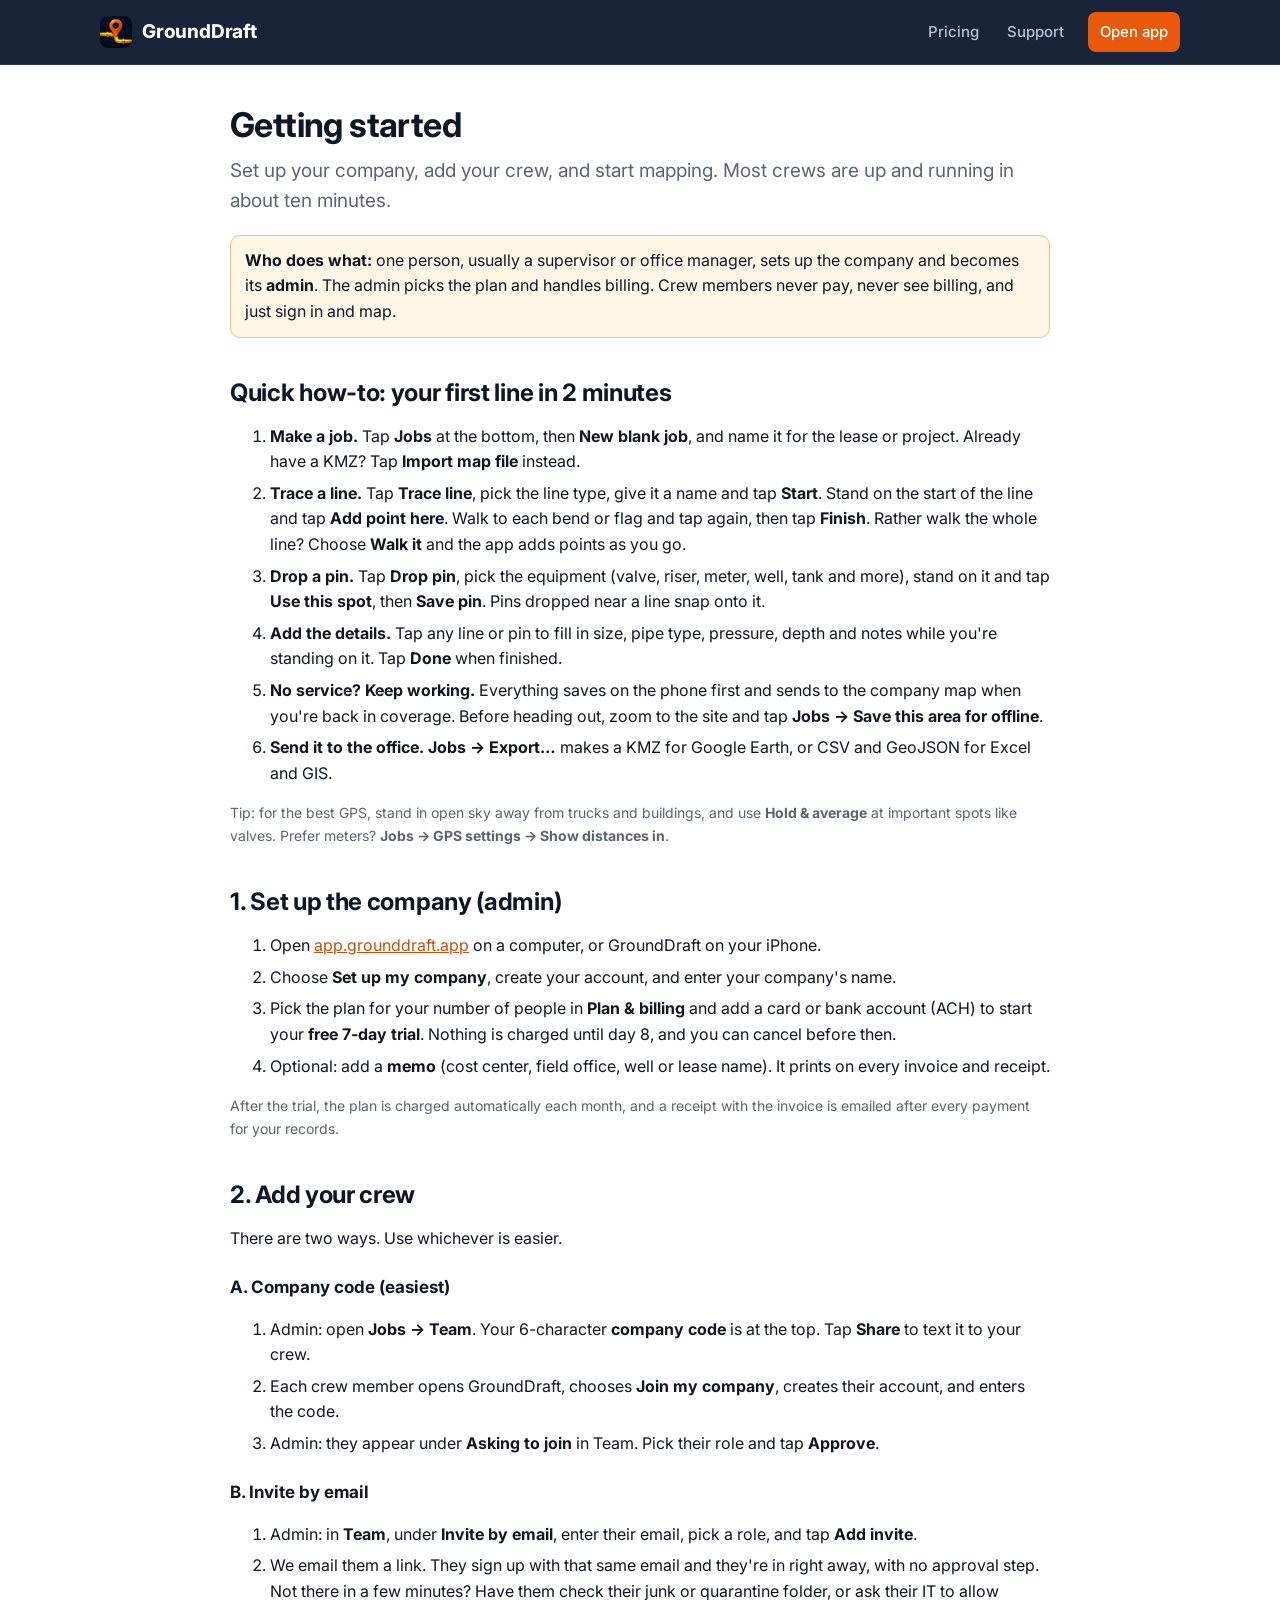
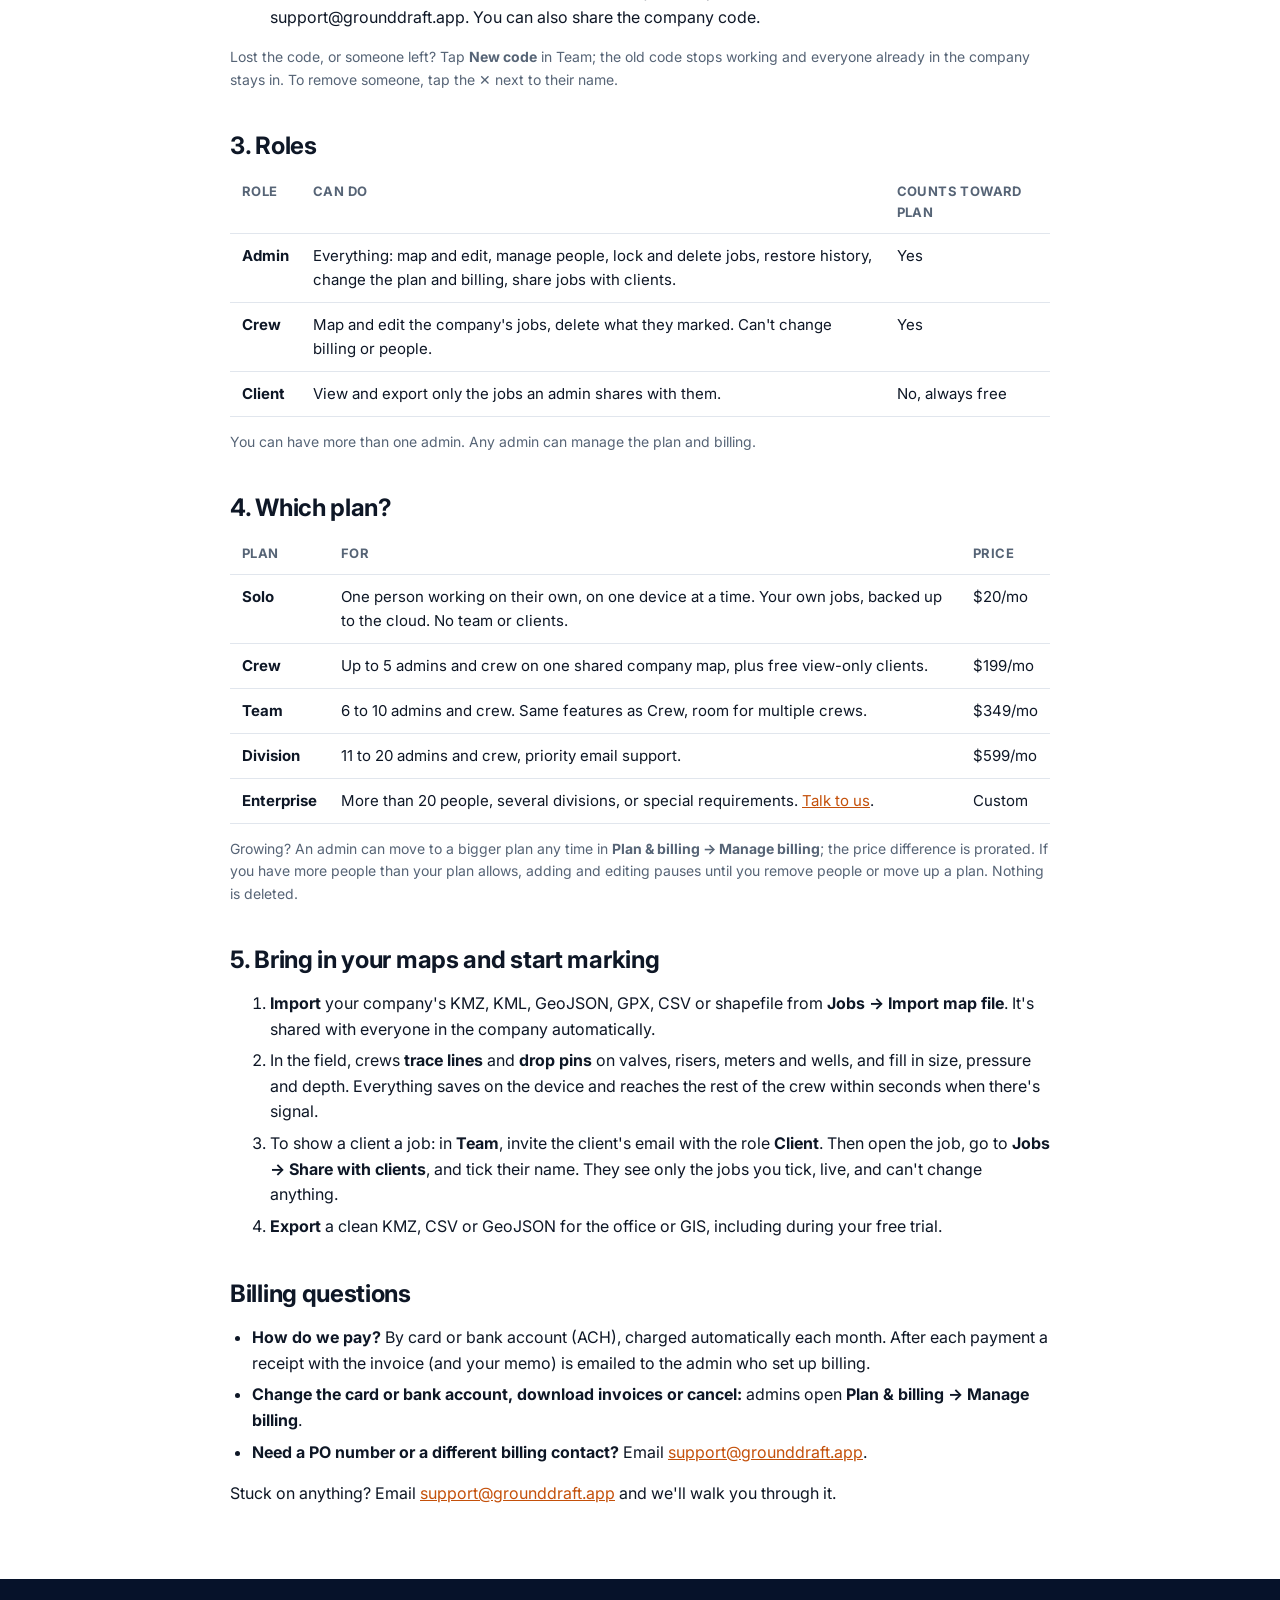
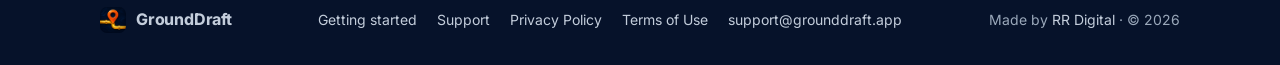
<file: start.html>
<!doctype html>
<html lang="en">
<head>
<meta charset="utf-8">
<meta name="theme-color" content="#06122a">
<meta name="viewport" content="width=device-width,initial-scale=1">
<title>Getting started · GroundDraft</title>
<meta name="description" content="How to set up GroundDraft for your company: create the account, pick a plan, add your crew with a company code or invite, set roles, and share jobs with clients.">
<link rel="icon" href="img/icon.png" type="image/png">
<link rel="apple-touch-icon" href="img/apple-touch-icon.png">
<link rel="preconnect" href="https://fonts.googleapis.com">
<link rel="preconnect" href="https://fonts.gstatic.com" crossorigin>
<link href="https://fonts.googleapis.com/css2?family=Inter:wght@400;500;600;700;800&display=swap" rel="stylesheet">
<link rel="stylesheet" href="style.css">
</head>
<body>
<header class="site"><div class="wrap">
  <a class="brand" href="index.html"><img src="img/icon.png" alt="" width="32" height="32"><span>GroundDraft</span></a>
  <nav>
    <a class="nav-hide" href="index.html#pricing">Pricing</a>
    <a class="nav-hide" href="support.html">Support</a>
    <a class="nav-cta" href="https://app.grounddraft.app/">Open app</a>
  </nav>
</div></header>

<main class="wrap narrow">
  <h1>Getting started</h1>
  <p class="lead">Set up your company, add your crew, and start mapping. Most crews are up and running in about
  ten minutes.</p>

  <div class="note"><b>Who does what:</b> one person, usually a supervisor or office manager, sets up the company and
  becomes its <b>admin</b>. The admin picks the plan and handles billing. Crew members never pay, never see billing,
  and just sign in and map.</div>

  <h2 id="how">Quick how-to: your first line in 2 minutes</h2>
  <!-- How-to video: when it's recorded, put it here (a <video> tag or an unlisted YouTube embed). -->
  <ol>
    <li><b>Make a job.</b> Tap <b>Jobs</b> at the bottom, then <b>New blank job</b>, and name it for the lease or
      project. Already have a KMZ? Tap <b>Import map file</b> instead.</li>
    <li><b>Trace a line.</b> Tap <b>Trace line</b>, pick the line type, give it a name and tap <b>Start</b>.
      Stand on the start of the line and tap <b>Add point here</b>. Walk to each bend or flag and tap again, then
      tap <b>Finish</b>. Rather walk the whole line? Choose <b>Walk it</b> and the app adds points as you go.</li>
    <li><b>Drop a pin.</b> Tap <b>Drop pin</b>, pick the equipment (valve, riser, meter, well, tank and more), stand
      on it and tap <b>Use this spot</b>, then <b>Save pin</b>. Pins dropped near a line snap onto it.</li>
    <li><b>Add the details.</b> Tap any line or pin to fill in size, pipe type, pressure, depth and notes while you're
      standing on it. Tap <b>Done</b> when finished.</li>
    <li><b>No service? Keep working.</b> Everything saves on the phone first and sends to the company map when you're
      back in coverage. Before heading out, zoom to the site and tap <b>Jobs → Save this area for offline</b>.</li>
    <li><b>Send it to the office.</b> <b>Jobs → Export…</b> makes a KMZ for Google Earth, or CSV and GeoJSON for
      Excel and GIS.</li>
  </ol>
  <p class="meta">Tip: for the best GPS, stand in open sky away from trucks and buildings, and use <b>Hold &amp;
  average</b> at important spots like valves. Prefer meters? <b>Jobs → GPS settings → Show distances in</b>.</p>

  <h2 id="setup">1. Set up the company (admin)</h2>
  <ol>
    <li>Open <a href="https://app.grounddraft.app/">app.grounddraft.app</a> on a computer, or GroundDraft on your iPhone.</li>
    <li>Choose <b>Set up my company</b>, create your account, and enter your company's name.</li>
    <li>Pick the plan for your number of people in <b>Plan &amp; billing</b> and add a card or bank account (ACH) to start your
      <b>free 7-day trial</b>. Nothing is charged until day 8, and you can cancel before then.</li>
    <li>Optional: add a <b>memo</b> (cost center, field office, well or lease name). It prints on every invoice and receipt.</li>
  </ol>
  <p class="meta">After the trial, the plan is charged automatically each month, and a receipt with the invoice is
  emailed after every payment for your records.</p>

  <h2 id="crew">2. Add your crew</h2>
  <p>There are two ways. Use whichever is easier.</p>
  <h3>A. Company code (easiest)</h3>
  <ol>
    <li>Admin: open <b>Jobs → Team</b>. Your 6-character <b>company code</b> is at the top. Tap <b>Share</b> to text
      it to your crew.</li>
    <li>Each crew member opens GroundDraft, chooses <b>Join my company</b>, creates their account, and enters the code.</li>
    <li>Admin: they appear under <b>Asking to join</b> in Team. Pick their role and tap <b>Approve</b>.</li>
  </ol>
  <h3>B. Invite by email</h3>
  <ol>
    <li>Admin: in <b>Team</b>, under <b>Invite by email</b>, enter their email, pick a role, and tap <b>Add invite</b>.</li>
    <li>We email them a link. They sign up with that same email and they're in right away, with no approval step.
      Not there in a few minutes? Have them check their junk or quarantine folder, or ask their IT to allow
      support@grounddraft.app. You can also share the company code.</li>
  </ol>
  <p class="meta">Lost the code, or someone left? Tap <b>New code</b> in Team; the old code stops working and
  everyone already in the company stays in. To remove someone, tap the ✕ next to their name.</p>

  <h2 id="roles">3. Roles</h2>
  <div class="table-wrap"><table class="roles-table">
    <thead><tr><th>Role</th><th>Can do</th><th>Counts toward plan</th></tr></thead>
    <tbody>
      <tr><td><b>Admin</b></td><td>Everything: map and edit, manage people, lock and delete jobs, restore history,
        change the plan and billing, share jobs with clients.</td><td>Yes</td></tr>
      <tr><td><b>Crew</b></td><td>Map and edit the company's jobs, delete what they marked. Can't change billing or people.</td><td>Yes</td></tr>
      <tr><td><b>Client</b></td><td>View and export only the jobs an admin shares with them.</td><td>No, always free</td></tr>
    </tbody>
  </table></div>
  <p class="meta">You can have more than one admin. Any admin can manage the plan and billing.</p>

  <h2 id="plans">4. Which plan?</h2>
  <div class="table-wrap"><table class="roles-table">
    <thead><tr><th>Plan</th><th>For</th><th>Price</th></tr></thead>
    <tbody>
      <tr><td><b>Solo</b></td><td>One person working on their own, on one device at a time. Your own jobs, backed up
        to the cloud. No team or clients.</td><td>$20/mo</td></tr>
      <tr><td><b>Crew</b></td><td>Up to 5 admins and crew on one shared company map, plus free view-only clients.</td><td>$199/mo</td></tr>
      <tr><td><b>Team</b></td><td>6 to 10 admins and crew. Same features as Crew, room for multiple crews.</td><td>$349/mo</td></tr>
      <tr><td><b>Division</b></td><td>11 to 20 admins and crew, priority email support.</td><td>$599/mo</td></tr>
      <tr><td><b>Enterprise</b></td><td>More than 20 people, several divisions, or special requirements.
        <a href="mailto:support@grounddraft.app?subject=GroundDraft%20Enterprise">Talk to us</a>.</td><td>Custom</td></tr>
    </tbody>
  </table></div>
  <p class="meta">Growing? An admin can move to a bigger plan any time in <b>Plan &amp; billing → Manage billing</b>;
  the price difference is prorated. If you have more people than your plan allows, adding and editing pauses until
  you remove people or move up a plan. Nothing is deleted.</p>

  <h2 id="jobs">5. Bring in your maps and start marking</h2>
  <ol>
    <li><b>Import</b> your company's KMZ, KML, GeoJSON, GPX, CSV or shapefile from <b>Jobs → Import map file</b>.
      It's shared with everyone in the company automatically.</li>
    <li>In the field, crews <b>trace lines</b> and <b>drop pins</b> on valves, risers, meters and wells, and fill in
      size, pressure and depth. Everything saves on the device and reaches the rest of the crew within seconds when
      there's signal.</li>
    <li>To show a client a job: in <b>Team</b>, invite the client's email with the role <b>Client</b>. Then open the job,
      go to <b>Jobs → Share with clients</b>, and tick their name. They see only the jobs you tick, live, and can't change anything.</li>
    <li><b>Export</b> a clean KMZ, CSV or GeoJSON for the office or GIS, including during your free trial.</li>
  </ol>

  <h2>Billing questions</h2>
  <ul>
    <li><b>How do we pay?</b> By card or bank account (ACH), charged automatically each month. After each payment a
      receipt with the invoice (and your memo) is emailed to the admin who set up billing.</li>
    <li><b>Change the card or bank account, download invoices or cancel:</b> admins open <b>Plan &amp; billing → Manage billing</b>.</li>
    <li><b>Need a PO number or a different billing contact?</b> Email
      <a href="mailto:support@grounddraft.app?subject=Billing%20question">support@grounddraft.app</a>.</li>
  </ul>

  <p>Stuck on anything? Email <a href="mailto:support@grounddraft.app?subject=Help%20getting%20started">support@grounddraft.app</a>
  and we'll walk you through it.</p>
</main>

<footer class="site"><div class="wrap">
  <a class="brand" href="index.html"><img src="img/icon.png" alt="" width="26" height="26"><span>GroundDraft</span></a>
  <div class="links">
    <a href="start.html">Getting started</a><a href="support.html">Support</a><a href="privacy.html">Privacy Policy</a><a href="terms.html">Terms of Use</a>
    <a href="mailto:support@grounddraft.app">support@grounddraft.app</a>
  </div>
  <div>Made by <a href="https://rrdigital.app/">RR Digital</a> · © 2026</div>
</div></footer>
<!-- Cloudflare Web Analytics: counts visits without cookies --><script defer src='https://static.cloudflareinsights.com/beacon.min.js' data-cf-beacon='{"token": "ceca91ece9524c42bbc29e8f4c7ce8b6"}'></script>
</body>
</html>
</file>
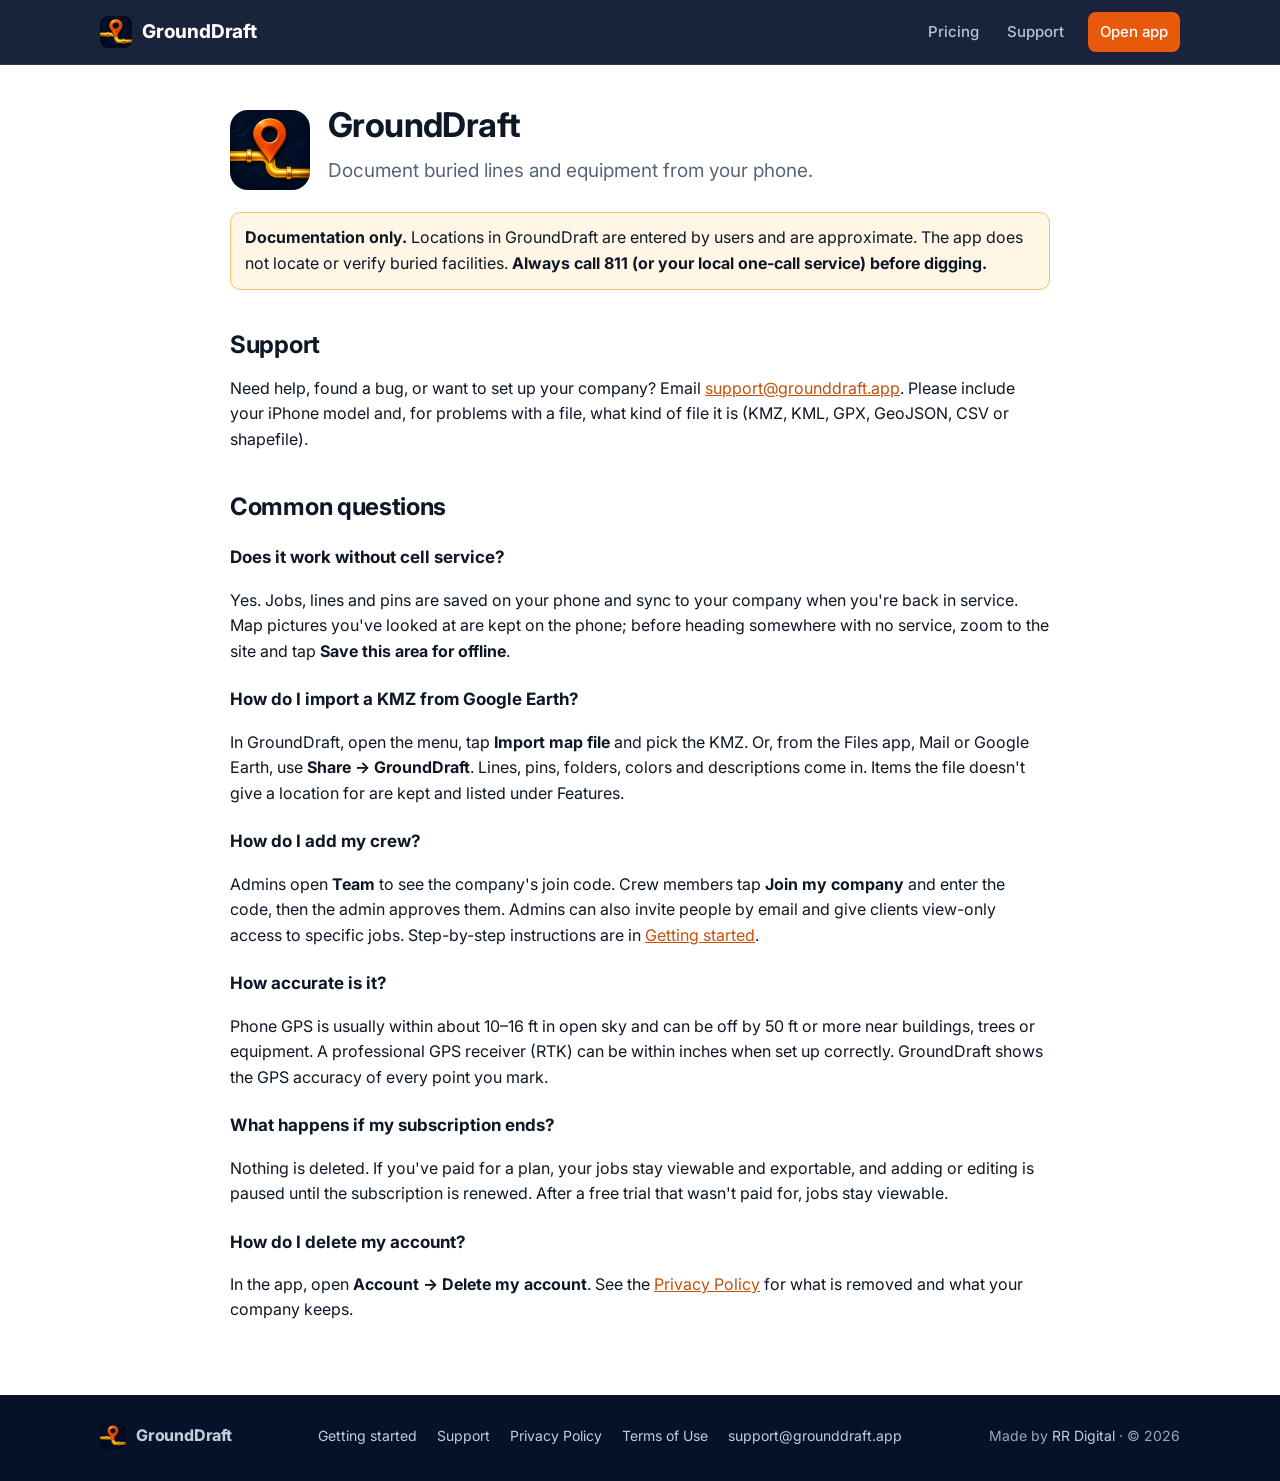
<file: support.html>
<!doctype html>
<html lang="en">
<head>
<meta charset="utf-8">
<meta name="theme-color" content="#06122a">
<meta name="viewport" content="width=device-width,initial-scale=1">
<title>GroundDraft Support</title>
<meta name="description" content="Help and support for GroundDraft, the iPhone app for documenting buried lines and equipment.">
<link rel="icon" href="img/icon.png" type="image/png">
<link rel="apple-touch-icon" href="img/apple-touch-icon.png">
<link rel="preconnect" href="https://fonts.googleapis.com">
<link rel="preconnect" href="https://fonts.gstatic.com" crossorigin>
<link href="https://fonts.googleapis.com/css2?family=Inter:wght@400;500;600;700;800&display=swap" rel="stylesheet">
<link rel="stylesheet" href="style.css">
</head>
<body>
<header class="site"><div class="wrap">
  <a class="brand" href="index.html"><img src="img/icon.png" alt="" width="32" height="32"><span>GroundDraft</span></a>
  <nav>
    <a class="nav-hide" href="index.html#pricing">Pricing</a>
    <a class="nav-hide" href="support.html">Support</a>
    <a class="nav-cta" href="https://app.grounddraft.app/">Open app</a>
  </nav>
</div></header>

<main class="wrap narrow">
  <div class="hero">
    <img src="img/icon.png" alt="GroundDraft app icon">
    <div>
      <h1>GroundDraft</h1>
      <p class="lead">Document buried lines and equipment from your phone.</p>
    </div>
  </div>

  <div class="note"><b>Documentation only.</b> Locations in GroundDraft are entered by users and are approximate.
  The app does not locate or verify buried facilities. <b>Always call 811 (or your local one-call service) before digging.</b></div>

  <h2>Support</h2>
  <p>Need help, found a bug, or want to set up your company? Email
  <a href="mailto:support@grounddraft.app">support@grounddraft.app</a>. Please include your iPhone model and, for
  problems with a file, what kind of file it is (KMZ, KML, GPX, GeoJSON, CSV or shapefile).</p>

  <h2>Common questions</h2>

  <h3>Does it work without cell service?</h3>
  <p>Yes. Jobs, lines and pins are saved on your phone and sync to your company when you're back in service.
  Map pictures you've looked at are kept on the phone; before heading somewhere with no service, zoom to the
  site and tap <b>Save this area for offline</b>.</p>

  <h3>How do I import a KMZ from Google Earth?</h3>
  <p>In GroundDraft, open the menu, tap <b>Import map file</b> and pick the KMZ. Or, from the Files app, Mail or Google
  Earth, use <b>Share → GroundDraft</b>. Lines, pins, folders, colors and descriptions come in. Items the file
  doesn't give a location for are kept and listed under Features.</p>

  <h3>How do I add my crew?</h3>
  <p>Admins open <b>Team</b> to see the company's join code. Crew members tap <b>Join my company</b> and enter the
  code, then the admin approves them. Admins can also invite people by email and give clients view-only access to
  specific jobs. Step-by-step instructions are in <a href="start.html#crew">Getting started</a>.</p>

  <h3>How accurate is it?</h3>
  <p>Phone GPS is usually within about 10–16 ft in open sky and can be off by 50 ft or more near buildings, trees
  or equipment. A professional GPS receiver (RTK) can be within inches when set up correctly. GroundDraft shows the
  GPS accuracy of every point you mark.</p>

  <h3>What happens if my subscription ends?</h3>
  <p>Nothing is deleted. If you've paid for a plan, your jobs stay viewable and exportable, and adding or editing is paused until the subscription is renewed. After a free trial that wasn't paid for, jobs stay viewable.</p>

  <h3>How do I delete my account?</h3>
  <p>In the app, open <b>Account → Delete my account</b>. See the <a href="privacy.html">Privacy Policy</a> for what
  is removed and what your company keeps.</p>
</main>

<footer class="site"><div class="wrap">
  <a class="brand" href="index.html"><img src="img/icon.png" alt="" width="26" height="26"><span>GroundDraft</span></a>
  <div class="links">
    <a href="start.html">Getting started</a><a href="support.html">Support</a><a href="privacy.html">Privacy Policy</a><a href="terms.html">Terms of Use</a>
    <a href="mailto:support@grounddraft.app">support@grounddraft.app</a>
  </div>
  <div>Made by <a href="https://rrdigital.app/">RR Digital</a> · © 2026</div>
</div></footer>
<!-- Cloudflare Web Analytics: counts visits without cookies --><script defer src='https://static.cloudflareinsights.com/beacon.min.js' data-cf-beacon='{"token": "ceca91ece9524c42bbc29e8f4c7ce8b6"}'></script>
</body>
</html>
</file>
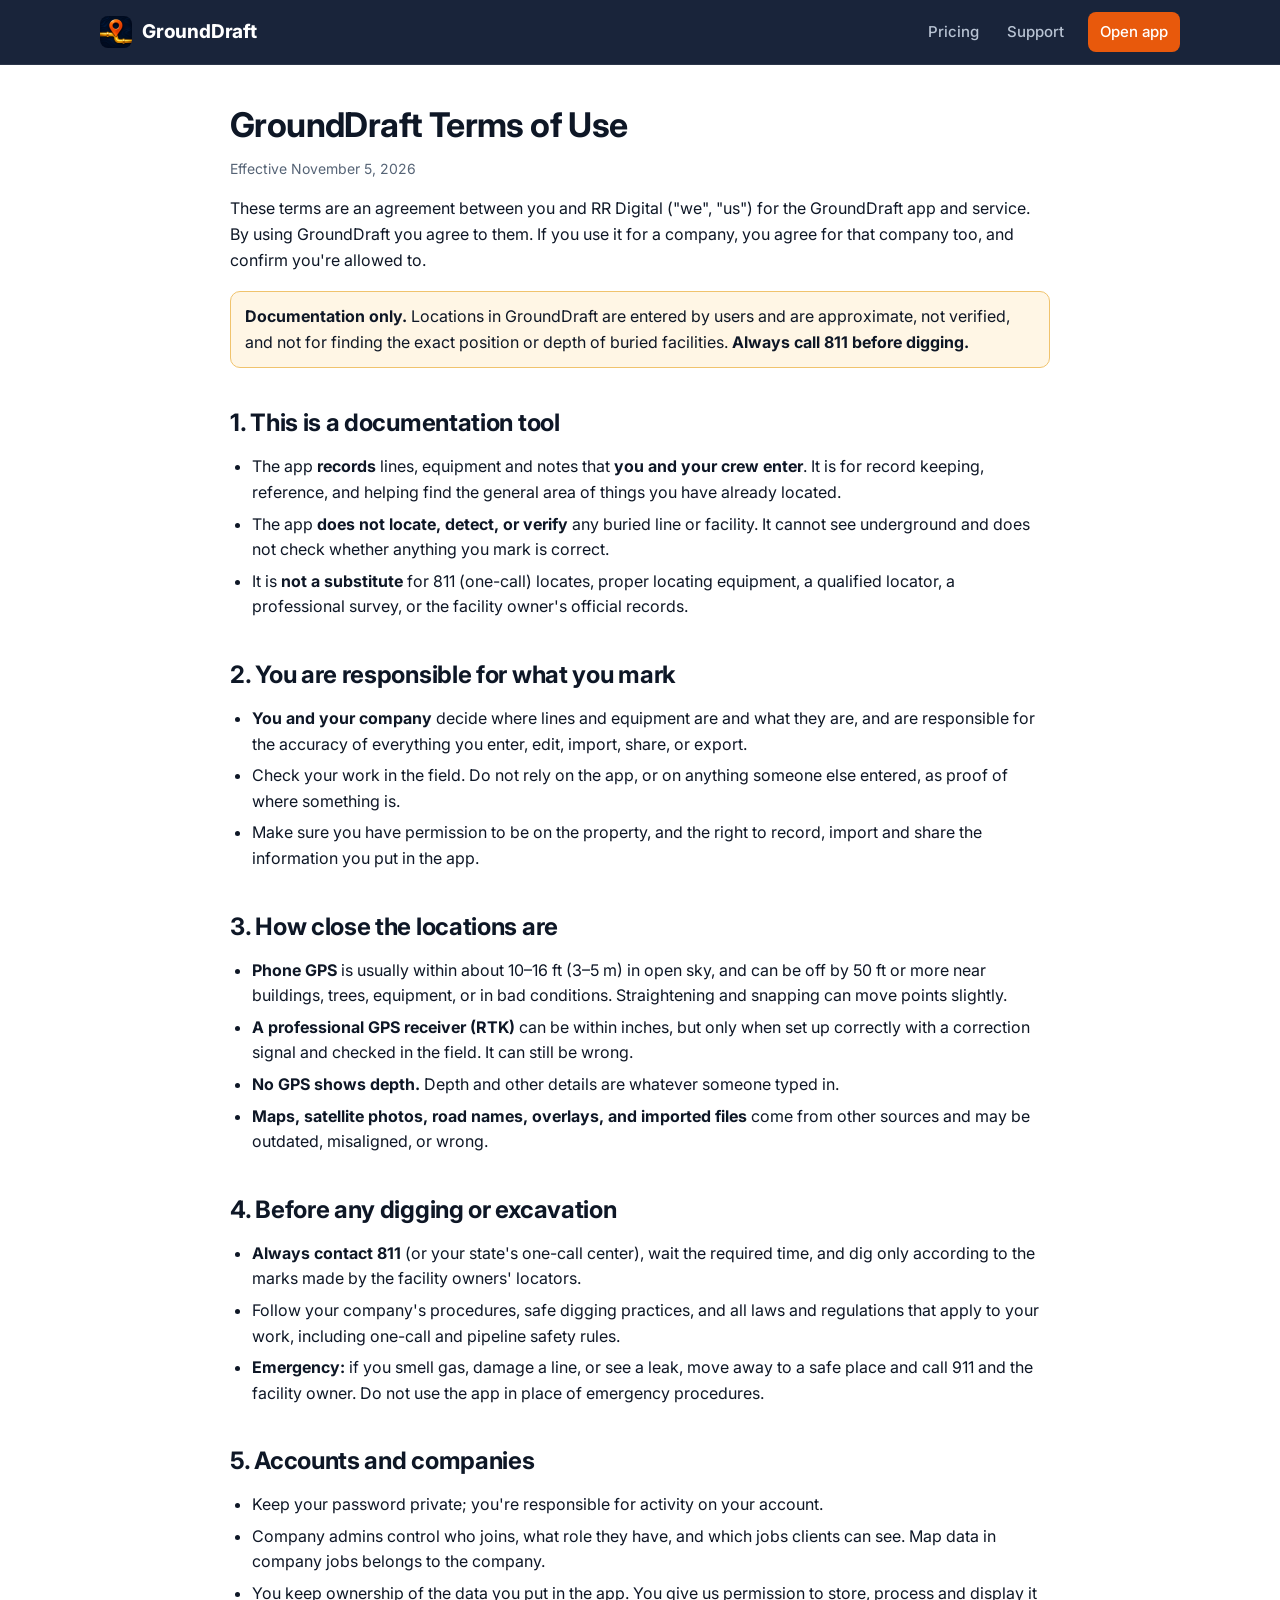
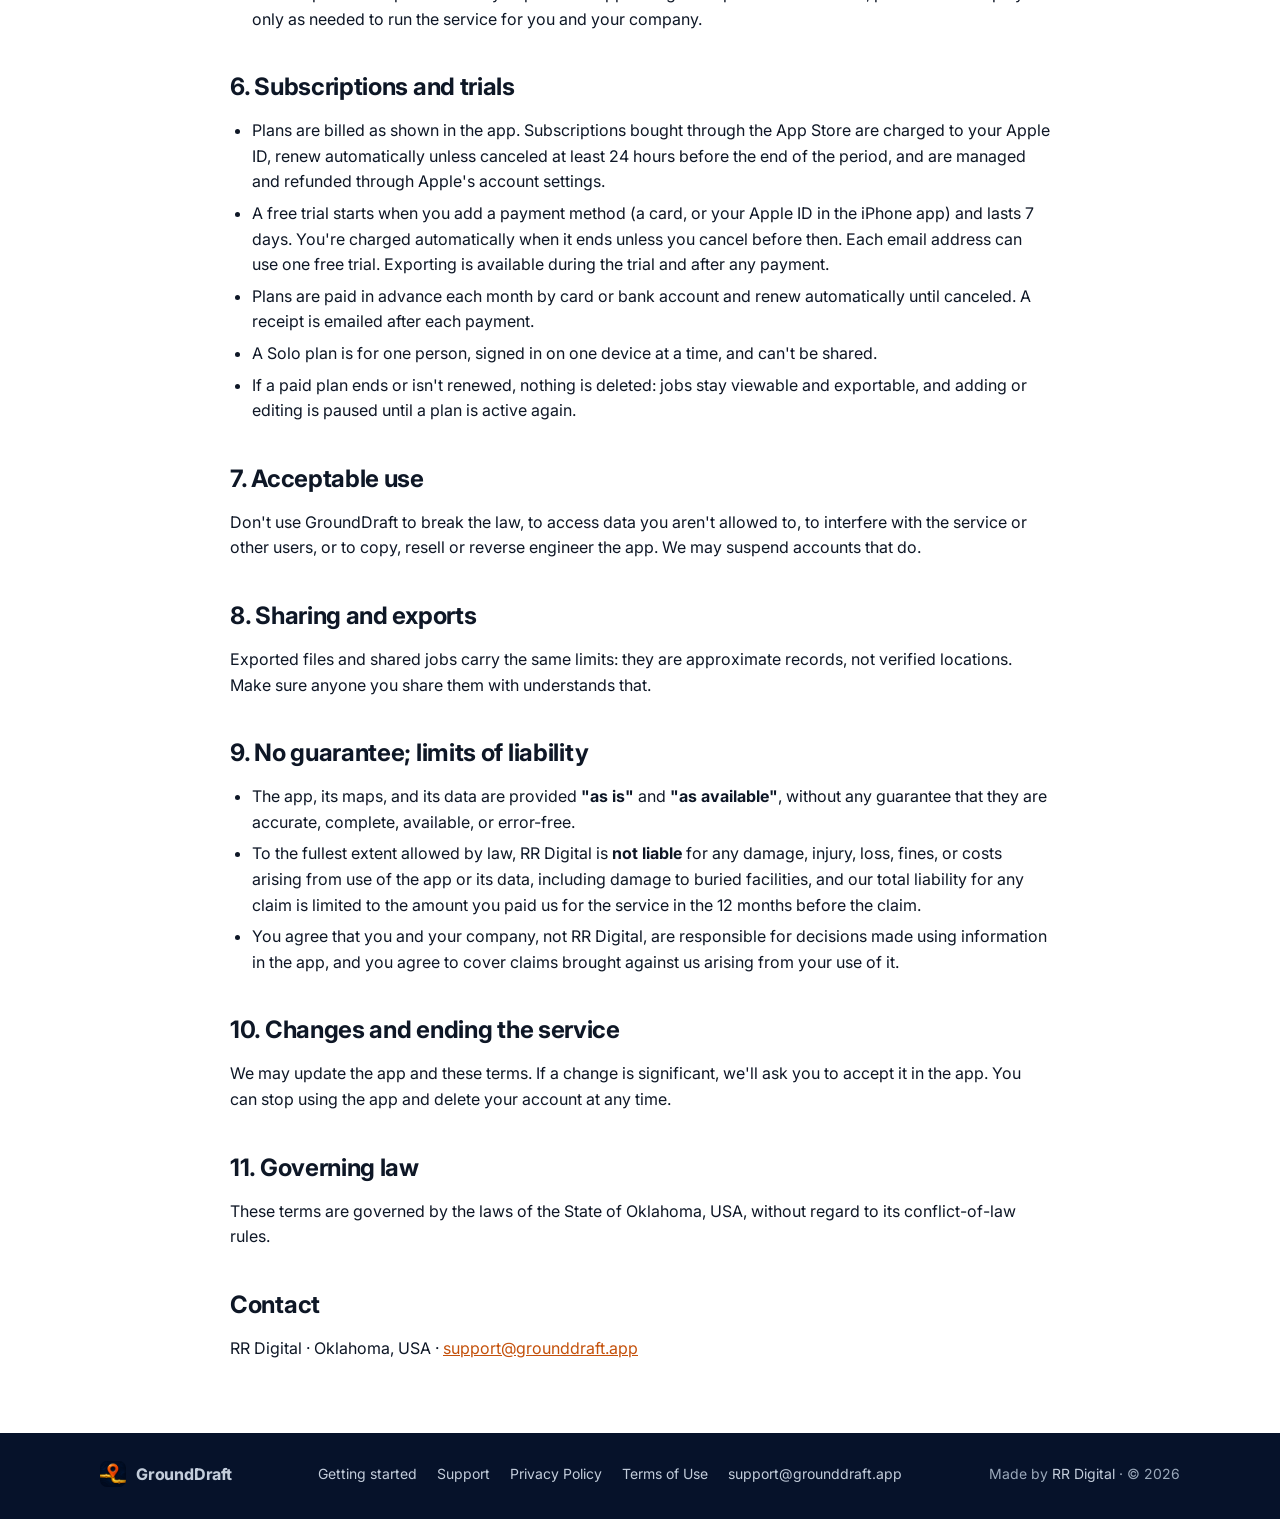
<file: terms.html>
<!doctype html>
<html lang="en">
<head>
<meta charset="utf-8">
<meta name="theme-color" content="#06122a">
<meta name="viewport" content="width=device-width,initial-scale=1">
<title>GroundDraft Terms of Use</title>
<link rel="icon" href="img/icon.png" type="image/png">
<link rel="apple-touch-icon" href="img/apple-touch-icon.png">
<link rel="preconnect" href="https://fonts.googleapis.com">
<link rel="preconnect" href="https://fonts.gstatic.com" crossorigin>
<link href="https://fonts.googleapis.com/css2?family=Inter:wght@400;500;600;700;800&display=swap" rel="stylesheet">
<link rel="stylesheet" href="style.css">
</head>
<body>
<header class="site"><div class="wrap">
  <a class="brand" href="index.html"><img src="img/icon.png" alt="" width="32" height="32"><span>GroundDraft</span></a>
  <nav>
    <a class="nav-hide" href="index.html#pricing">Pricing</a>
    <a class="nav-hide" href="support.html">Support</a>
    <a class="nav-cta" href="https://app.grounddraft.app/">Open app</a>
  </nav>
</div></header>

<main class="wrap narrow">
  <h1>GroundDraft Terms of Use</h1>
  <p class="meta">Effective November 5, 2026</p>

  <p>These terms are an agreement between you and RR Digital ("we", "us") for the GroundDraft app and service.
  By using GroundDraft you agree to them. If you use it for a company, you agree for that company too, and confirm
  you're allowed to.</p>

  <div class="note"><b>Documentation only.</b> Locations in GroundDraft are entered by users and are approximate,
  not verified, and not for finding the exact position or depth of buried facilities. <b>Always call 811 before
  digging.</b></div>

  <h2>1. This is a documentation tool</h2>
  <ul>
    <li>The app <b>records</b> lines, equipment and notes that <b>you and your crew enter</b>. It is for record
      keeping, reference, and helping find the general area of things you have already located.</li>
    <li>The app <b>does not locate, detect, or verify</b> any buried line or facility. It cannot see underground
      and does not check whether anything you mark is correct.</li>
    <li>It is <b>not a substitute</b> for 811 (one-call) locates, proper locating equipment, a qualified locator, a
      professional survey, or the facility owner's official records.</li>
  </ul>

  <h2>2. You are responsible for what you mark</h2>
  <ul>
    <li><b>You and your company</b> decide where lines and equipment are and what they are, and are responsible for
      the accuracy of everything you enter, edit, import, share, or export.</li>
    <li>Check your work in the field. Do not rely on the app, or on anything someone else entered, as proof of
      where something is.</li>
    <li>Make sure you have permission to be on the property, and the right to record, import and share the
      information you put in the app.</li>
  </ul>

  <h2>3. How close the locations are</h2>
  <ul>
    <li><b>Phone GPS</b> is usually within about 10–16 ft (3–5 m) in open sky, and can be off by 50 ft or more near
      buildings, trees, equipment, or in bad conditions. Straightening and snapping can move points slightly.</li>
    <li><b>A professional GPS receiver (RTK)</b> can be within inches, but only when set up correctly with a
      correction signal and checked in the field. It can still be wrong.</li>
    <li><b>No GPS shows depth.</b> Depth and other details are whatever someone typed in.</li>
    <li><b>Maps, satellite photos, road names, overlays, and imported files</b> come from other sources and may be
      outdated, misaligned, or wrong.</li>
  </ul>

  <h2>4. Before any digging or excavation</h2>
  <ul>
    <li><b>Always contact 811</b> (or your state's one-call center), wait the required time, and dig only according
      to the marks made by the facility owners' locators.</li>
    <li>Follow your company's procedures, safe digging practices, and all laws and regulations that apply to your
      work, including one-call and pipeline safety rules.</li>
    <li><b>Emergency:</b> if you smell gas, damage a line, or see a leak, move away to a safe place and call 911 and
      the facility owner. Do not use the app in place of emergency procedures.</li>
  </ul>

  <h2>5. Accounts and companies</h2>
  <ul>
    <li>Keep your password private; you're responsible for activity on your account.</li>
    <li>Company admins control who joins, what role they have, and which jobs clients can see. Map data in company
      jobs belongs to the company.</li>
    <li>You keep ownership of the data you put in the app. You give us permission to store, process and display it
      only as needed to run the service for you and your company.</li>
  </ul>

  <h2>6. Subscriptions and trials</h2>
  <ul>
    <li>Plans are billed as shown in the app. Subscriptions bought through the App Store are charged to your Apple
      ID, renew automatically unless canceled at least 24 hours before the end of the period, and are managed and
      refunded through Apple's account settings.</li>
    <li>A free trial starts when you add a payment method (a card, or your Apple ID in the iPhone app) and lasts 7
      days. You're charged automatically when it ends unless you cancel before then. Each email address can use one
      free trial. Exporting is available during the trial and after any payment.</li>
    <li>Plans are paid in advance each month by card or bank account and renew automatically until canceled. A
      receipt is emailed after each payment.</li>
    <li>A Solo plan is for one person, signed in on one device at a time, and can't be shared.</li>
    <li>If a paid plan ends or isn't renewed, nothing is deleted: jobs stay viewable and exportable, and adding or
      editing is paused until a plan is active again.</li>
  </ul>

  <h2>7. Acceptable use</h2>
  <p>Don't use GroundDraft to break the law, to access data you aren't allowed to, to interfere with the service or
  other users, or to copy, resell or reverse engineer the app. We may suspend accounts that do.</p>

  <h2>8. Sharing and exports</h2>
  <p>Exported files and shared jobs carry the same limits: they are approximate records, not verified locations.
  Make sure anyone you share them with understands that.</p>

  <h2>9. No guarantee; limits of liability</h2>
  <ul>
    <li>The app, its maps, and its data are provided <b>"as is"</b> and <b>"as available"</b>, without any guarantee
      that they are accurate, complete, available, or error-free.</li>
    <li>To the fullest extent allowed by law, RR Digital is <b>not liable</b> for any damage, injury, loss,
      fines, or costs arising from use of the app or its data, including damage to buried facilities, and our total
      liability for any claim is limited to the amount you paid us for the service in the 12 months before the
      claim.</li>
    <li>You agree that you and your company, not RR Digital, are responsible for decisions made using
      information in the app, and you agree to cover claims brought against us arising from your use of it.</li>
  </ul>

  <h2>10. Changes and ending the service</h2>
  <p>We may update the app and these terms. If a change is significant, we'll ask you to accept it in the app. You
  can stop using the app and delete your account at any time.</p>

  <h2>11. Governing law</h2>
  <p>These terms are governed by the laws of the State of Oklahoma, USA, without regard to its conflict-of-law
  rules.</p>

  <h2>Contact</h2>
  <p>RR Digital · Oklahoma, USA · <a href="mailto:support@grounddraft.app">support@grounddraft.app</a></p>
</main>

<footer class="site"><div class="wrap">
  <a class="brand" href="index.html"><img src="img/icon.png" alt="" width="26" height="26"><span>GroundDraft</span></a>
  <div class="links">
    <a href="start.html">Getting started</a><a href="support.html">Support</a><a href="privacy.html">Privacy Policy</a><a href="terms.html">Terms of Use</a>
    <a href="mailto:support@grounddraft.app">support@grounddraft.app</a>
  </div>
  <div>Made by <a href="https://rrdigital.app/">RR Digital</a> · © 2026</div>
</div></footer>
<!-- Cloudflare Web Analytics: counts visits without cookies --><script defer src='https://static.cloudflareinsights.com/beacon.min.js' data-cf-beacon='{"token": "ceca91ece9524c42bbc29e8f4c7ce8b6"}'></script>
</body>
</html>
</file>
<file: style.css>
:root {
  --bg: #ffffff;
  --panel: #f4f6f9;
  --card: #ffffff;
  --text: #0e1726;
  --muted: #566476;
  --line: #e1e6ed;
  --accent: #e8590c;
  --accent-hover: #c94b06;
  --link: #c4500a;
  --navy: #06122a;
  --navy-2: #0c1d3d;
  --warn-bg: #fff6e5;
  --warn-line: #f0c36d;
  --shadow: 0 1px 2px rgba(14, 23, 38, .06), 0 8px 24px rgba(14, 23, 38, .06);
}
@media (prefers-color-scheme: dark) {
  :root {
    --bg: #0a111d;
    --panel: #0f1a2b;
    --card: #111d30;
    --text: #e8edf4;
    --muted: #9aa8ba;
    --line: #1f2d44;
    --accent: #f26a1b;
    --accent-hover: #ff7d33;
    --link: #ff8a45;
    --warn-bg: #2b2414;
    --warn-line: #7a5d1e;
    --shadow: 0 1px 2px rgba(0, 0, 0, .3), 0 8px 24px rgba(0, 0, 0, .25);
  }
}
* { box-sizing: border-box; }
html { scroll-behavior: smooth; }
body {
  margin: 0;
  background: var(--bg);
  color: var(--text);
  font: 16px/1.6 "Inter", -apple-system, BlinkMacSystemFont, "Segoe UI", Roboto, Helvetica, Arial, sans-serif;
  -webkit-font-smoothing: antialiased;
}
a { color: var(--link); }
img { max-width: 100%; height: auto; }
.wrap { max-width: 1120px; margin: 0 auto; padding-left: 20px; padding-right: 20px; }
.narrow { max-width: 860px; }

/* ---------- header ---------- */
header.site {
  position: sticky; top: 0; z-index: 10;
  background: rgba(6, 18, 42, .92); backdrop-filter: saturate(1.4) blur(10px); -webkit-backdrop-filter: saturate(1.4) blur(10px);
  border-bottom: 1px solid rgba(255, 255, 255, .08);
}
header.site .wrap { display: flex; align-items: center; justify-content: space-between; gap: 16px; height: 64px; }
.brand { display: flex; align-items: center; gap: 10px; font-weight: 750; font-size: 19px; color: #fff; text-decoration: none; letter-spacing: -.2px; }
.brand img { display: block; width: 32px; height: 32px; border-radius: 8px; }
nav { display: flex; align-items: center; gap: 4px; }
nav a { color: #b9c4d4; text-decoration: none; font-size: 15px; font-weight: 500; padding: 8px 12px; border-radius: 8px; }
nav a:hover { color: #fff; background: rgba(255, 255, 255, .06); }
nav a.nav-cta { color: #fff; background: var(--accent); margin-left: 8px; }
nav a.nav-cta:hover { background: var(--accent-hover); }
@media (max-width: 760px) {
  nav a.nav-hide { display: none; }
}

/* ---------- type ---------- */
main.wrap { padding-top: 40px; padding-bottom: 56px; }
h1 { font-size: 34px; line-height: 1.15; margin: 0 0 12px; letter-spacing: -.6px; }
h2 { font-size: 24px; line-height: 1.25; margin: 40px 0 10px; letter-spacing: -.3px; }
h3 { font-size: 17px; margin: 22px 0 6px; }
.lead { font-size: 19px; color: var(--muted); margin: 0 0 8px; }
.meta { color: var(--muted); font-size: 14px; }
ul { padding-left: 22px; }
li { margin: 4px 0; }

/* ---------- buttons ---------- */
.cta { display: flex; flex-wrap: wrap; gap: 12px; margin-top: 26px; }
.button {
  display: inline-flex; align-items: center; justify-content: center; gap: 8px;
  padding: 13px 22px; border-radius: 10px; text-decoration: none; font-weight: 650; font-size: 16px;
  border: 1px solid var(--line); background: var(--card); color: var(--text); transition: background .15s, border-color .15s;
}
.button:hover { border-color: var(--muted); }
.button.primary { background: var(--accent); border-color: var(--accent); color: #fff; }
.button.primary:hover { background: var(--accent-hover); border-color: var(--accent-hover); }
.button.ghost { background: transparent; color: #fff; border-color: rgba(255, 255, 255, .28); }
.button.ghost:hover { border-color: #fff; background: rgba(255, 255, 255, .06); }
.button.block { display: flex; width: 100%; }

/* ---------- hero ---------- */
.hero-band {
  position: relative; overflow: hidden; color: #fff;
  background:
    radial-gradient(900px 500px at 85% 10%, rgba(242, 106, 27, .18), transparent 60%),
    radial-gradient(700px 500px at 0% 100%, rgba(44, 110, 220, .22), transparent 60%),
    linear-gradient(180deg, var(--navy) 0%, var(--navy-2) 100%);
}
.hero-band::before {
  content: ""; position: absolute; inset: 0; opacity: .5; pointer-events: none;
  background-image: url("img/contours.svg"); background-size: 900px auto; background-position: center;
}
.hero-grid {
  position: relative; display: grid; grid-template-columns: 1.05fr .95fr; gap: 40px; align-items: center;
  padding-top: 72px; padding-bottom: 72px;
}
.eyebrow {
  display: inline-flex; align-items: center; gap: 8px; font-size: 13px; font-weight: 650; letter-spacing: .4px;
  text-transform: uppercase; color: #ffb27d; background: rgba(242, 106, 27, .12); border: 1px solid rgba(242, 106, 27, .3);
  padding: 5px 12px; border-radius: 999px; margin-bottom: 18px;
}
.hero-band h1 { font-size: 52px; line-height: 1.05; letter-spacing: -1.4px; margin: 0 0 18px; }
.hero-band h1 em { font-style: normal; color: #ff8a45; }
.hero-band .lead { color: #c3cddb; font-size: 19px; max-width: 540px; }
.hero-points { display: flex; flex-wrap: wrap; gap: 8px 22px; margin: 26px 0 0; padding: 0; list-style: none; color: #c3cddb; font-size: 15px; }
.hero-points li { display: flex; align-items: center; gap: 8px; margin: 0; }
.hero-points svg { color: #ff8a45; flex: none; }
.hero-demo { margin: 18px 0 0; color: #c3cddb; font-size: 15px; }
.hero-demo a { color: #ff8a45; font-weight: 600; }
.hero-art { position: relative; height: 560px; }
.phone {
  position: absolute; width: 260px; aspect-ratio: 632 / 1368; border-radius: 40px; padding: 10px;
  background: #1a2233; box-shadow: 0 0 0 1px rgba(255, 255, 255, .12), 0 30px 60px rgba(0, 0, 0, .5);
}
.phone img { display: block; width: 100%; height: 100%; object-fit: cover; border-radius: 31px; }
.phone.front { right: 30px; top: 0; z-index: 2; }
.phone.back { right: 250px; top: 60px; transform: rotate(-6deg); opacity: .96; }

/* ---------- sections ---------- */
section.block { padding: 84px 0; }
section.block.alt { background: var(--panel); border-top: 1px solid var(--line); border-bottom: 1px solid var(--line); }
.section-head { max-width: 700px; margin: 0 0 40px; }
.section-head.center { margin-left: auto; margin-right: auto; text-align: center; }
.section-head .kicker { color: var(--accent); font-weight: 700; font-size: 14px; letter-spacing: .5px; text-transform: uppercase; margin: 0 0 8px; }
.section-head h2 { font-size: 36px; line-height: 1.15; letter-spacing: -.8px; margin: 0 0 12px; }
.section-head p { color: var(--muted); font-size: 18px; margin: 0; }

.safety {
  display: flex; gap: 12px; align-items: flex-start;
  background: var(--warn-bg); border: 1px solid var(--warn-line); border-radius: 12px; padding: 14px 16px; font-size: 15px;
}
.safety svg { flex: none; margin-top: 2px; color: #c98a00; }
.safety-row { padding: 22px 0; }

.steps { display: grid; grid-template-columns: repeat(3, 1fr); gap: 20px; counter-reset: step; }
.step { position: relative; background: var(--card); border: 1px solid var(--line); border-radius: 16px; padding: 26px 24px 24px; box-shadow: var(--shadow); }
.step::before {
  counter-increment: step; content: counter(step);
  display: grid; place-items: center; width: 36px; height: 36px; border-radius: 10px;
  background: var(--accent); color: #fff; font-weight: 750; margin-bottom: 16px;
}
.step h3 { margin: 0 0 6px; font-size: 19px; }
.step p { margin: 0; color: var(--muted); }

.features { display: grid; grid-template-columns: repeat(3, 1fr); gap: 18px; }
.feature { background: var(--card); border: 1px solid var(--line); border-radius: 16px; padding: 22px; }
.feature .ic {
  display: grid; place-items: center; width: 42px; height: 42px; border-radius: 11px; margin-bottom: 14px;
  background: rgba(232, 89, 12, .1); color: var(--accent);
}
.feature h3 { margin: 0 0 6px; font-size: 17px; }
.feature p { margin: 0; color: var(--muted); font-size: 15px; }

.split { display: grid; grid-template-columns: .9fr 1.1fr; gap: 56px; align-items: center; }
.split.flip { grid-template-columns: 1.1fr .9fr; }
.split .copy h2 { font-size: 34px; line-height: 1.15; letter-spacing: -.7px; margin: 0 0 14px; }
.split .copy p { color: var(--muted); font-size: 17px; }
.checks { list-style: none; padding: 0; margin: 20px 0 0; }
.checks li { display: flex; gap: 10px; margin: 10px 0; }
.checks svg { flex: none; margin-top: 4px; color: var(--accent); }
.browser { border-radius: 12px; overflow: hidden; background: #1a2233; box-shadow: 0 0 0 1px var(--line), 0 24px 50px rgba(14, 23, 38, .18); }
.browser .bar { display: flex; align-items: center; gap: 6px; height: 30px; padding: 0 12px; background: #1f2a3d; }
.browser .bar i { width: 10px; height: 10px; border-radius: 50%; background: #3a465b; }
.browser .bar span { margin-left: 12px; font-size: 12px; color: #9aa8ba; background: #141d2c; padding: 2px 12px; border-radius: 6px; }
.browser img { display: block; width: 100%; }
.phone.inline { position: relative; margin: 0 auto; width: 280px; }

.roles { display: grid; grid-template-columns: repeat(3, 1fr); gap: 18px; }
.role { background: var(--card); border: 1px solid var(--line); border-radius: 16px; padding: 24px; }
.role .tag { display: inline-block; font-size: 12px; font-weight: 700; letter-spacing: .4px; text-transform: uppercase; color: var(--accent); margin-bottom: 8px; }
.role h3 { margin: 0 0 8px; font-size: 19px; }
.role p { margin: 0; color: var(--muted); font-size: 15px; }

/* ---------- pricing ---------- */
.plans { display: grid; grid-template-columns: repeat(4, 1fr); gap: 16px; align-items: stretch; }
.plan {
  position: relative; display: flex; flex-direction: column;
  background: var(--card); border: 1px solid var(--line); border-radius: 16px; padding: 24px 20px;
}
.plan.popular { border: 2px solid var(--accent); box-shadow: 0 12px 34px rgba(232, 89, 12, .16); }
.plan .badge {
  position: absolute; top: -12px; left: 50%; transform: translateX(-50%); white-space: nowrap;
  background: var(--accent); color: #fff; font-size: 12px; font-weight: 700; padding: 3px 12px; border-radius: 999px;
}
.plan h3 { margin: 0; font-size: 18px; }
.plan .who { color: var(--muted); font-size: 14px; margin: 2px 0 14px; }
.plan .price { font-size: 38px; font-weight: 800; letter-spacing: -1px; margin: 0; line-height: 1.1; }
.plan .price span { font-size: 15px; font-weight: 500; color: var(--muted); letter-spacing: 0; }
.plan .per { color: var(--muted); font-size: 13px; margin: 4px 0 16px; min-height: 20px; }
.plan ul { list-style: none; padding: 0; margin: 0 0 22px; font-size: 14.5px; flex: 1; }
.plan li { display: flex; gap: 8px; margin: 7px 0; }
.plan li svg { flex: none; margin-top: 4px; color: var(--accent); }
.enterprise {
  display: flex; align-items: center; justify-content: space-between; gap: 20px; flex-wrap: wrap;
  margin-top: 18px; background: var(--card); border: 1px solid var(--line); border-radius: 16px; padding: 22px 24px;
}
.enterprise h3 { margin: 0 0 4px; font-size: 18px; }
.enterprise p { margin: 0; color: var(--muted); font-size: 15px; }
.fine { text-align: center; color: var(--muted); font-size: 14px; margin: 22px 0 0; }

/* ---------- faq ---------- */
.faq { max-width: 820px; margin: 0 auto; }
.faq details { border-bottom: 1px solid var(--line); }
.faq summary {
  list-style: none; cursor: pointer; padding: 20px 0; font-weight: 650; font-size: 17px;
  display: flex; justify-content: space-between; gap: 16px;
}
.faq summary::-webkit-details-marker { display: none; }
.faq summary::after { content: "+"; font-size: 22px; line-height: 1; color: var(--accent); font-weight: 400; }
.faq details[open] summary::after { content: "–"; }
.faq details p { margin: 0 0 20px; color: var(--muted); }

/* ---------- closing band ---------- */
.final {
  text-align: center; color: #fff; padding: 80px 0;
  background: radial-gradient(700px 300px at 50% 0%, rgba(242, 106, 27, .25), transparent 70%), var(--navy);
}
.final h2 { font-size: 38px; letter-spacing: -.8px; margin: 0 0 12px; }
.final p { color: #c3cddb; font-size: 18px; margin: 0 auto; max-width: 600px; }
.final .cta { justify-content: center; }

/* ---------- inner pages (support, privacy, terms) ---------- */
.hero { display: flex; gap: 18px; align-items: center; margin-bottom: 8px; }
.hero img { width: 80px; height: 80px; border-radius: 18px; flex: none; }
.note {
  background: var(--warn-bg); border: 1px solid var(--warn-line); border-radius: 10px;
  padding: 12px 14px; margin: 18px 0;
}

/* ---------- footer ---------- */
footer.site { background: var(--navy); color: #9aa8ba; font-size: 14px; }
footer.site .wrap { display: flex; flex-wrap: wrap; align-items: center; justify-content: space-between; gap: 14px 24px; padding-top: 28px; padding-bottom: 32px; }
footer.site .links { display: flex; flex-wrap: wrap; gap: 6px 20px; }
footer.site a { color: #c3cddb; text-decoration: none; }
footer.site a:hover { color: #fff; }
footer.site .brand { font-size: 16px; }
footer.site .brand img { width: 26px; height: 26px; border-radius: 7px; }

/* Between the phone layout and full width the two hero phones don't fit beside the headline */
@media (min-width: 961px) and (max-width: 1300px) {
  .phone.back { display: none; }
  .phone.front { right: 50%; transform: translateX(50%); }
}

/* ---------- small screens ---------- */
@media (max-width: 960px) {
  .hero-grid { grid-template-columns: 1fr; padding-top: 48px; padding-bottom: 56px; }
  .hero-band h1 { font-size: 42px; }
  .hero-art { height: 480px; max-width: 480px; margin: 0 auto; width: 100%; }
  .phone { width: 220px; border-radius: 34px; }
  .phone img { border-radius: 26px; }
  .phone.front { right: 8%; }
  .phone.back { right: auto; left: 6%; }
  .plans { grid-template-columns: repeat(2, 1fr); row-gap: 26px; }
  .features, .roles { grid-template-columns: repeat(2, 1fr); }
  .split, .split.flip { grid-template-columns: 1fr; gap: 36px; }
  .split.flip .copy { order: -1; }
}
@media (max-width: 640px) {
  .wrap { padding-left: 16px; padding-right: 16px; }
  .hero-band h1 { font-size: 36px; letter-spacing: -.9px; }
  .hero-band .lead { font-size: 17px; }
  .hero-art { height: 400px; }
  .phone { width: 180px; padding: 8px; border-radius: 28px; }
  .phone img { border-radius: 21px; }
  .phone.front { right: 4%; }
  .phone.back { left: 2%; top: 44px; }
  section.block { padding: 60px 0; }
  .section-head h2, .split .copy h2 { font-size: 28px; }
  .steps, .features, .roles, .plans { grid-template-columns: 1fr; }
  .cta .button { flex: 1 1 100%; }
  .final h2 { font-size: 30px; }
  h1 { font-size: 28px; }
  .hero img { width: 64px; height: 64px; border-radius: 14px; }
}
.split .copy .kicker { color: var(--accent); font-weight: 700; font-size: 14px; letter-spacing: .5px; text-transform: uppercase; margin: 0 0 8px; }
.data-steps { grid-template-columns: repeat(4, 1fr); }
@media (max-width: 960px) { .data-steps { grid-template-columns: repeat(2, 1fr); } }
@media (max-width: 640px) { .data-steps { grid-template-columns: 1fr; } }

/* guide tables */
.table-wrap { overflow-x: auto; margin: 10px 0; }
.roles-table { width: 100%; border-collapse: collapse; font-size: 15px; }
.roles-table th, .roles-table td { text-align: left; vertical-align: top; padding: 10px 12px; border-bottom: 1px solid var(--line); }
.roles-table th { font-size: 13px; text-transform: uppercase; letter-spacing: .4px; color: var(--muted); }
.roles-table td:last-child { white-space: nowrap; }
main.narrow ol li, main.narrow ul li { margin: 6px 0; }
.plan .billnote { font-size: 13px; color: var(--muted); margin: -10px 0 16px; }

/* Free demo request */
.demo-band { background: var(--panel); border-bottom: 1px solid var(--line); }
.demo-grid { display: grid; grid-template-columns: 1fr 1fr; gap: 48px; align-items: start; }
.demo-points { list-style: none; padding: 0; margin: 22px 0 0; display: grid; gap: 10px; color: var(--text); font-weight: 600; }
.demo-points li { display: flex; gap: 10px; align-items: center; }
.demo-points svg { color: var(--accent); flex: none; }
.demo-form { background: var(--card); border: 1px solid var(--line); border-radius: 16px; padding: 24px; box-shadow: var(--shadow); display: grid; gap: 14px; }
.demo-form label { display: grid; gap: 6px; font-weight: 600; font-size: 15px; }
.demo-form input, .demo-form select { font: inherit; font-weight: 400; padding: 12px 14px; border: 1px solid var(--line); border-radius: 10px; background: var(--bg); color: var(--text); }
.demo-form .demo-hp { position: absolute; left: -9999px; width: 1px; height: 1px; overflow: hidden; }
.demo-msg { margin: 0; font-size: 14px; text-align: center; }
.demo-msg:empty { display: none; }
.demo-msg.err { color: #c62828; }
.demo-fine { margin: 0; color: var(--muted); font-size: 14px; text-align: center; }
.demo-done h3 { margin: 0 0 8px; font-size: 22px; }
.demo-done p { margin: 0; color: var(--muted); }
@media (max-width: 860px) { .demo-grid { grid-template-columns: 1fr; gap: 24px; } }
/* Links to a section (like start.html#how) land below the sticky header, not under it. */
html { scroll-padding-top: 84px; }
</file>
